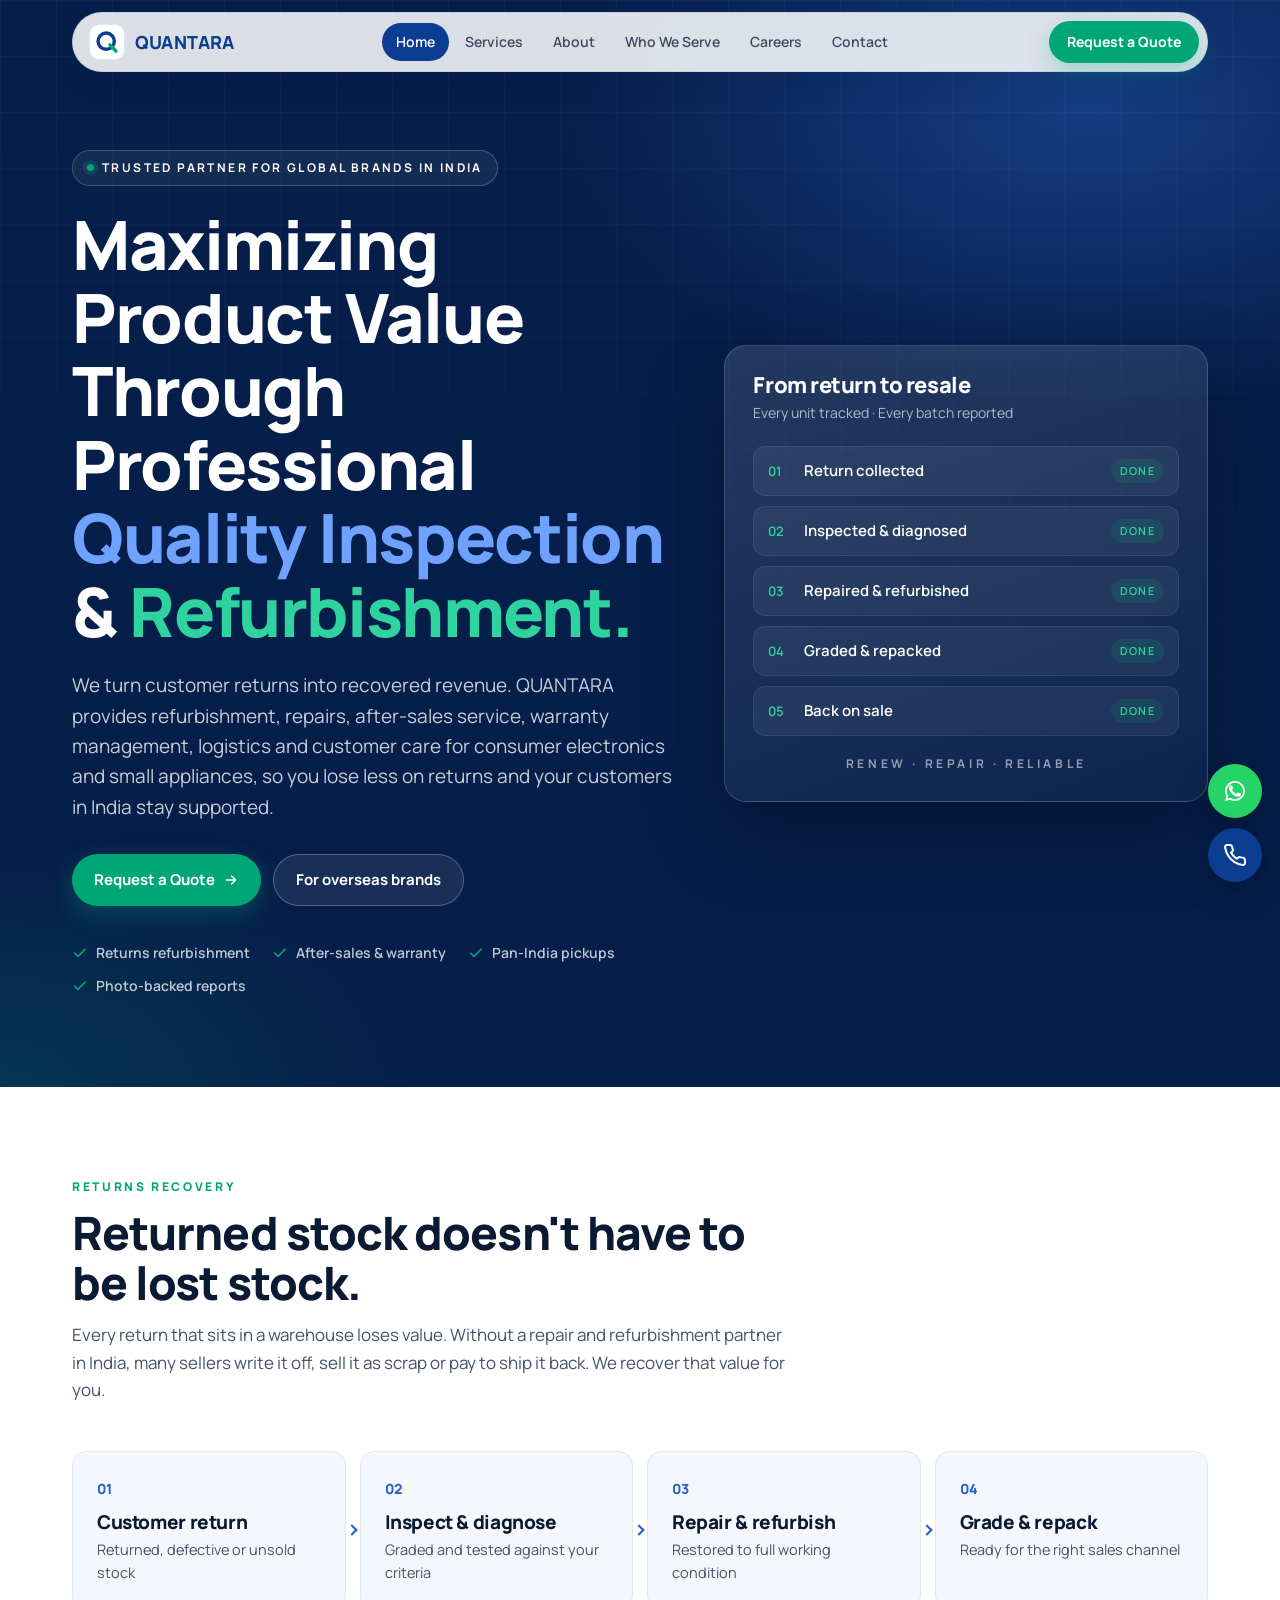
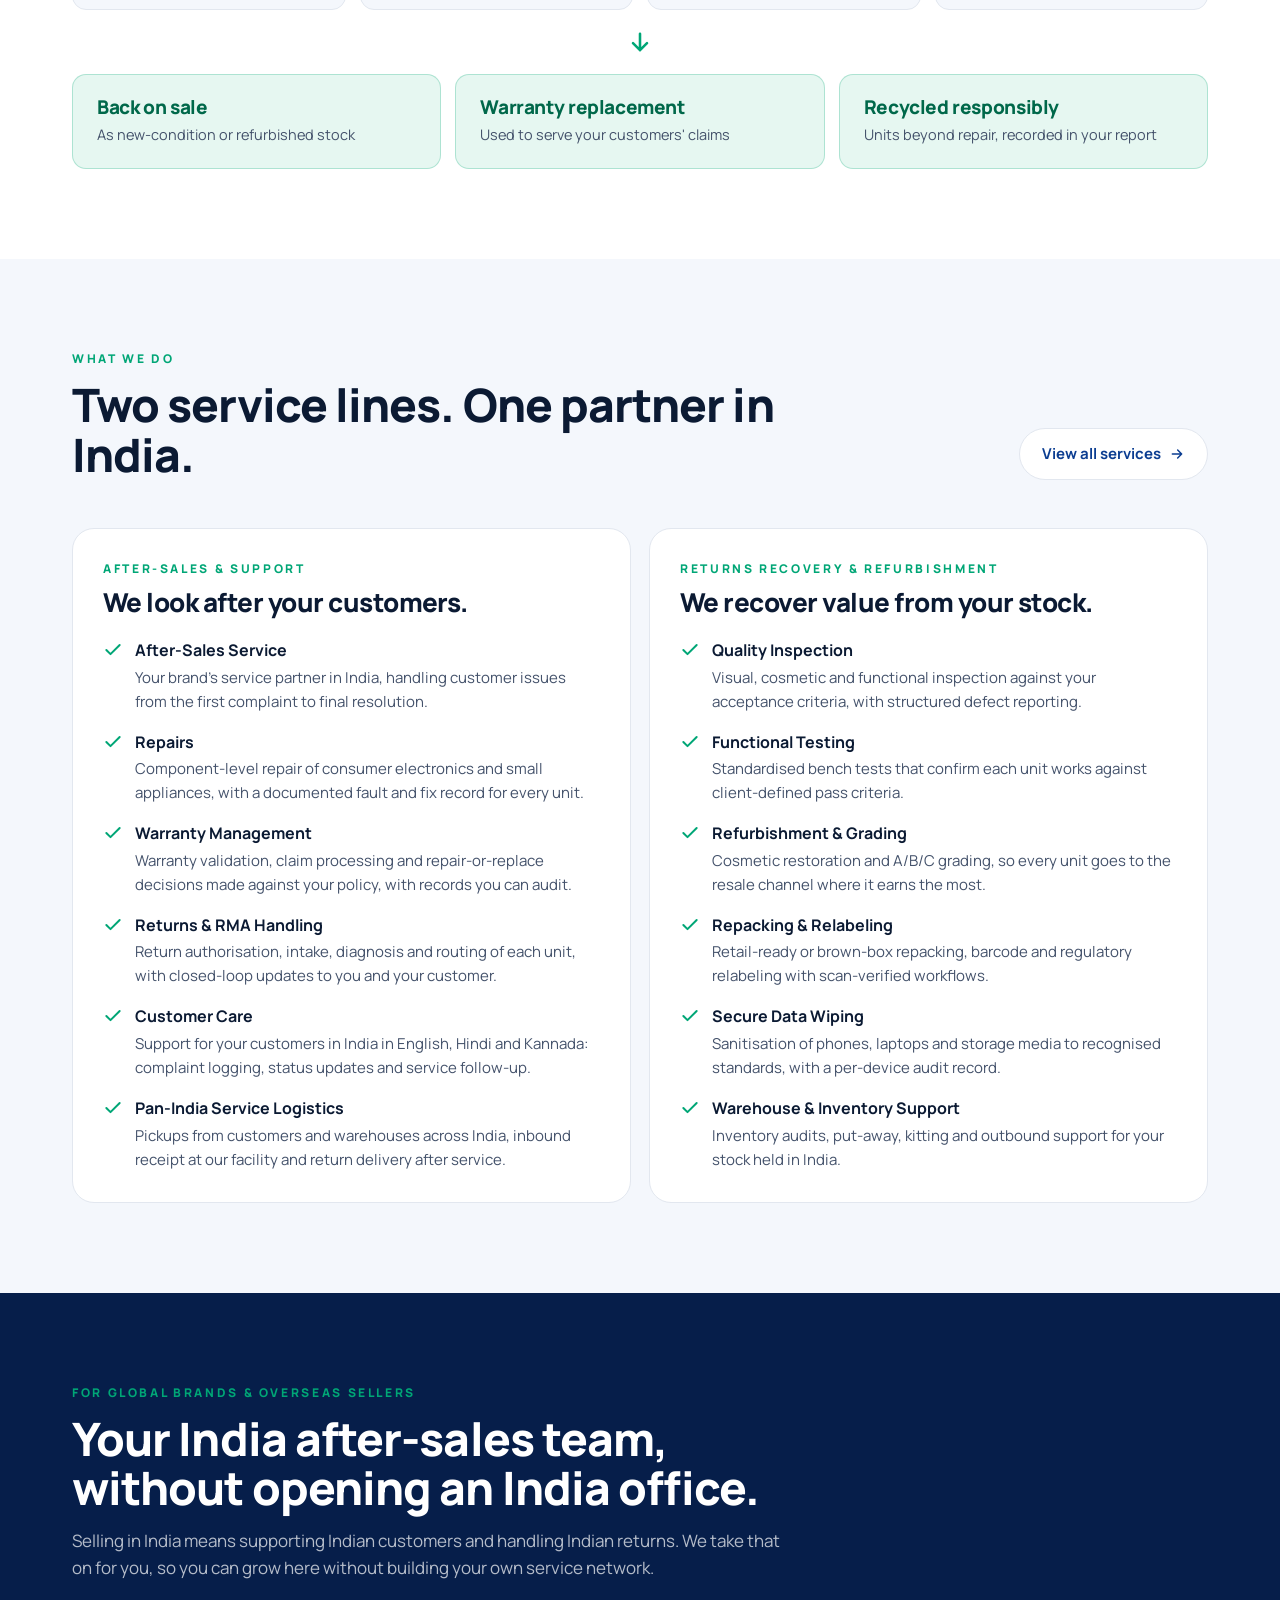
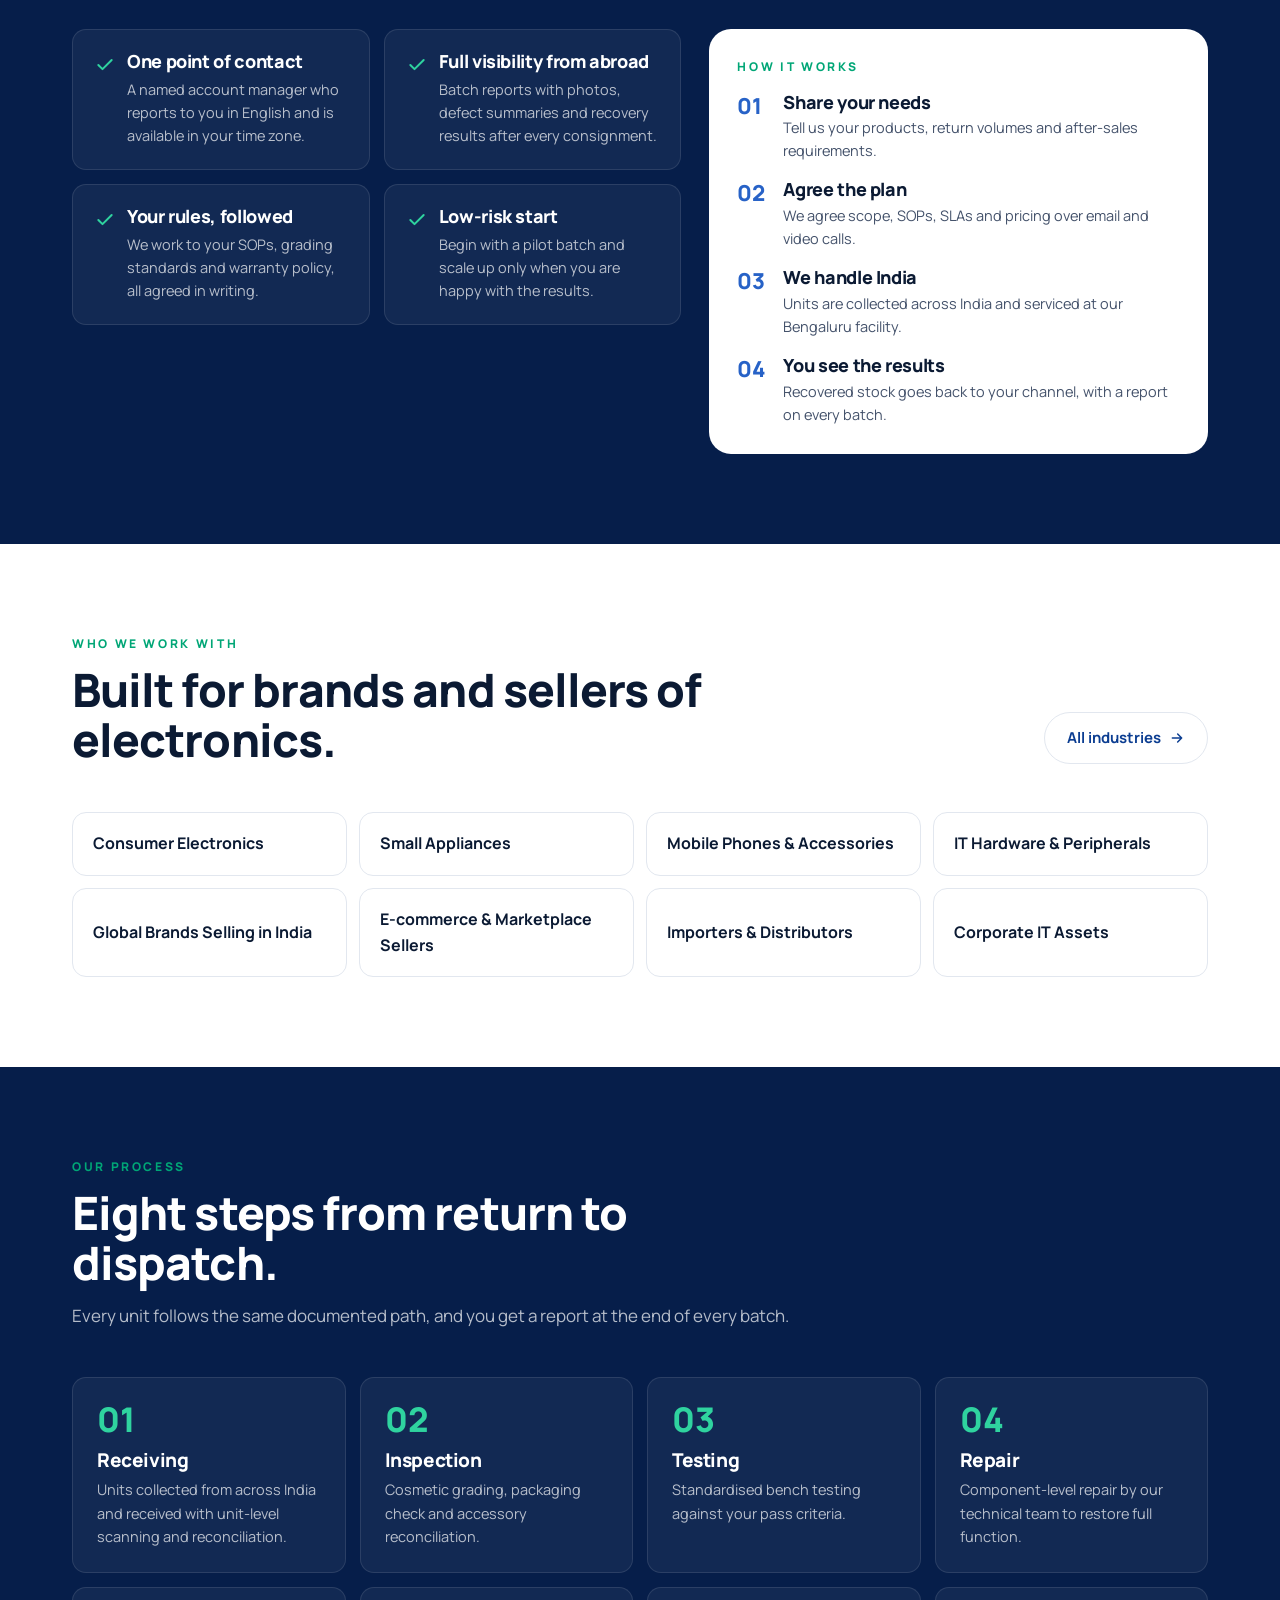
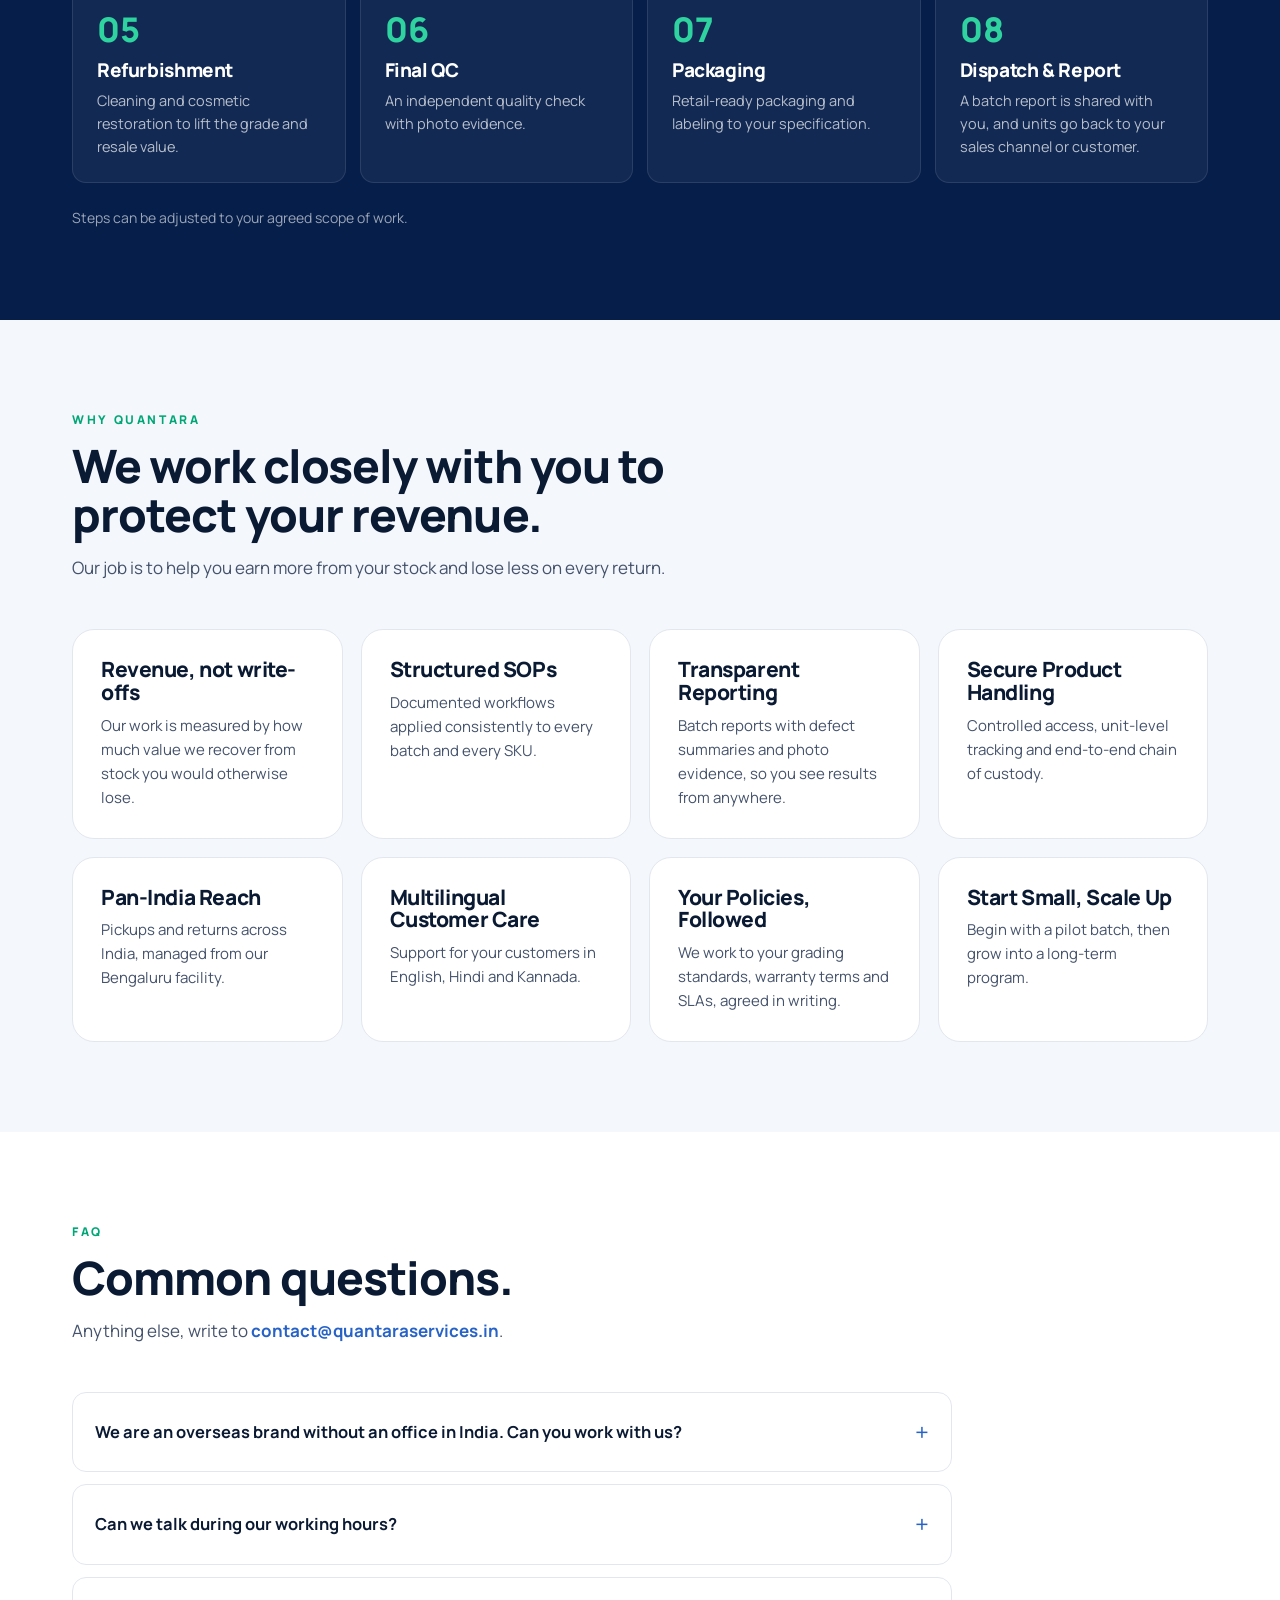
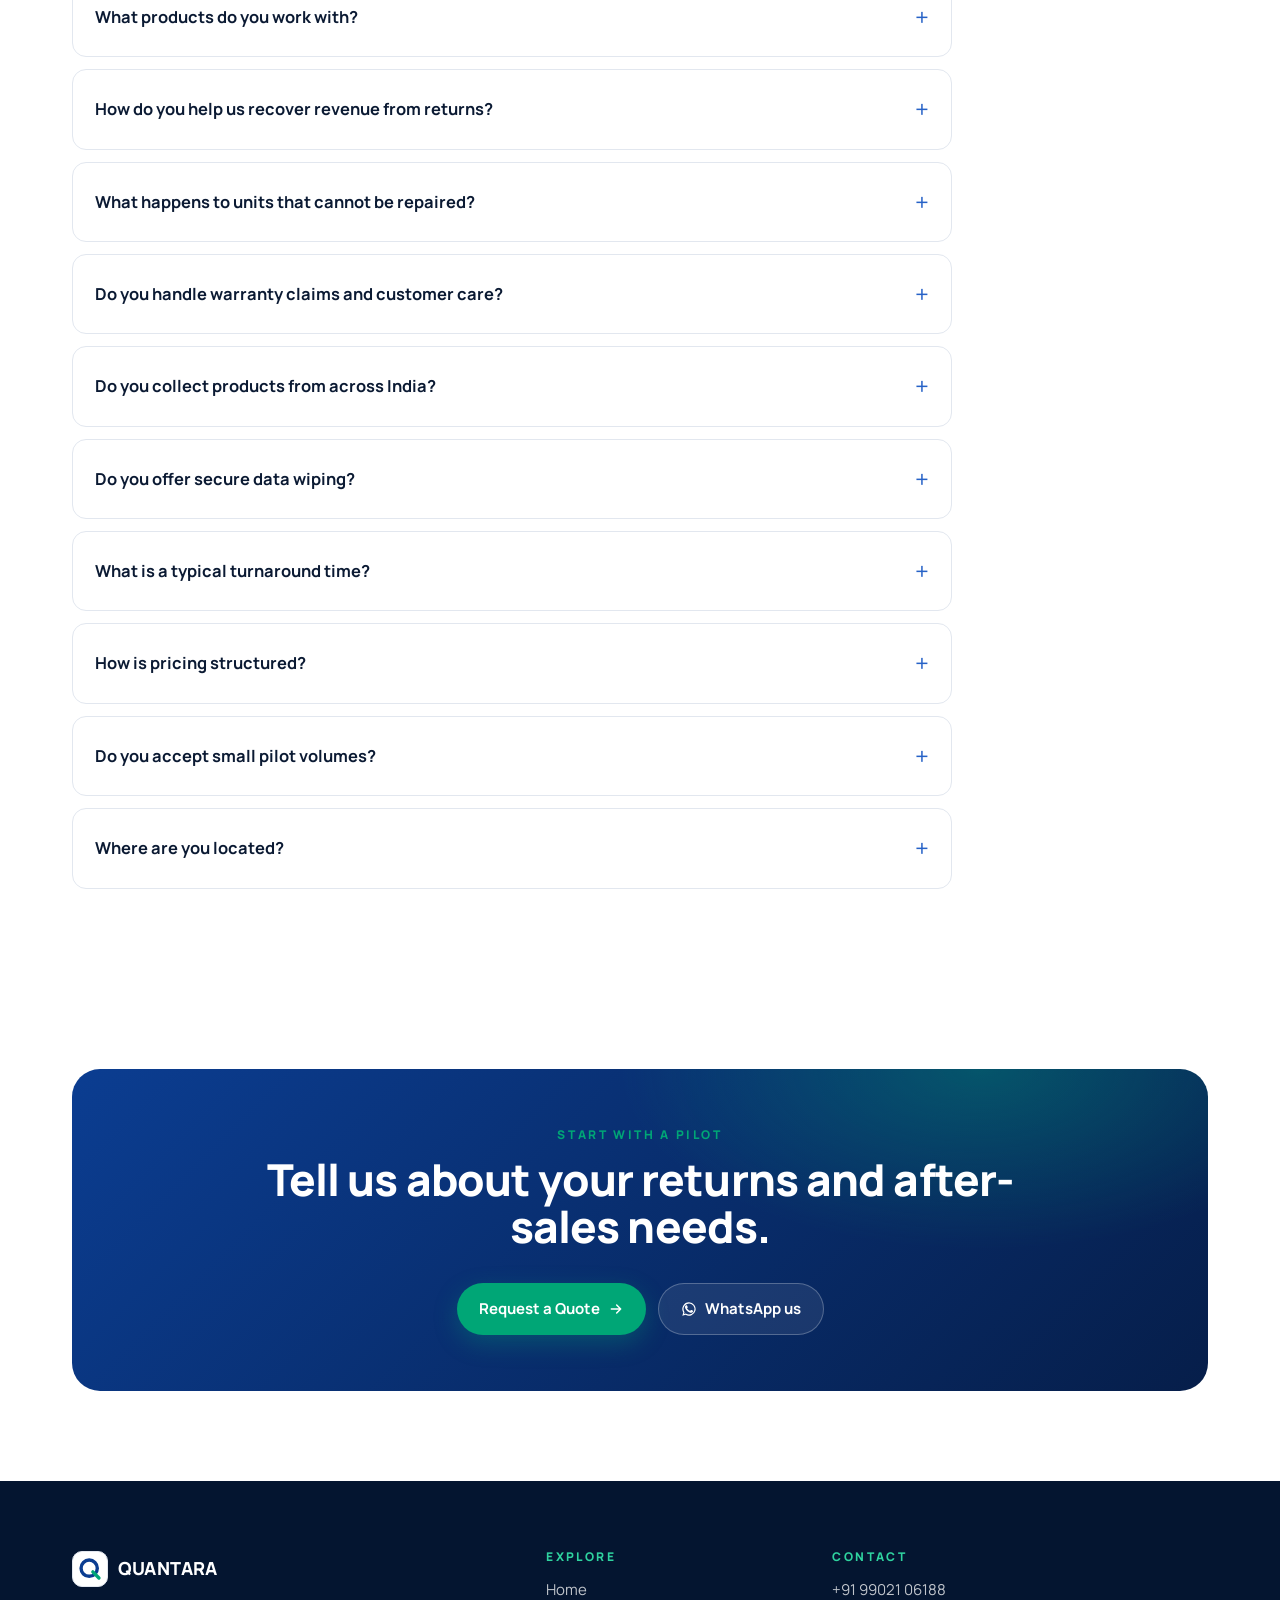
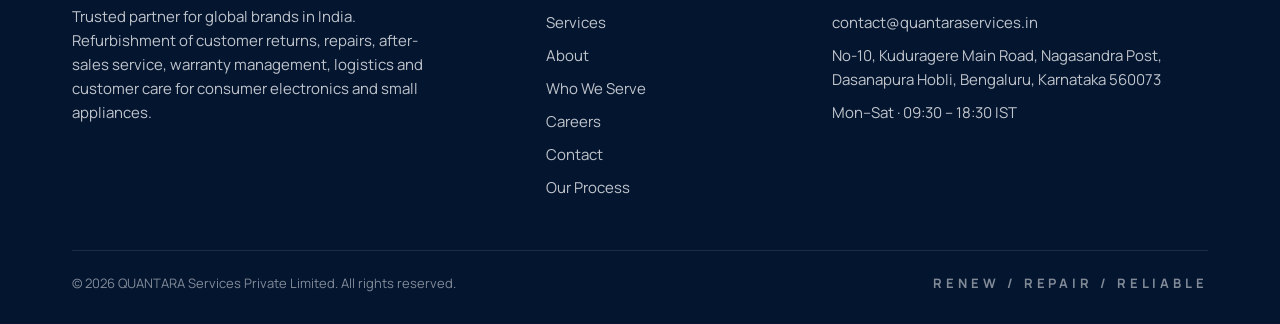
<file: index.html>
<!doctype html>
<html lang="en">
<head>
<meta charset="utf-8">
<meta name="viewport" content="width=device-width, initial-scale=1">
<title>QUANTARA Services | After-Sales &amp; Refurbishment Partner for Global Brands in India</title>
<meta name="description" content="Turn customer returns into revenue. Refurbishment, repairs, warranty management, pan-India logistics and customer care for electronics and small appliances.">
<link rel="canonical" href="https://quantaraservices.in/">
<meta property="og:title" content="QUANTARA Services | After-Sales &amp; Refurbishment Partner for Global Brands in India">
<meta property="og:description" content="Turn customer returns into revenue. Refurbishment, repairs, warranty management, pan-India logistics and customer care for electronics and small appliances.">
<meta property="og:type" content="website">
<meta property="og:url" content="https://quantaraservices.in/">
<meta name="theme-color" content="#061e4a">
<link rel="icon" href="assets/favicon.svg" type="image/svg+xml">
<link rel="preconnect" href="https://fonts.googleapis.com">
<link rel="preconnect" href="https://fonts.gstatic.com" crossorigin>
<link href="https://fonts.googleapis.com/css2?family=Manrope:wght@400;500;600;700;800&display=swap" rel="stylesheet">
<link href="https://api.fontshare.com/v2/css?f[]=cabinet-grotesk@700,800&display=swap" rel="stylesheet">
<link rel="stylesheet" href="assets/style.css?v=04f9f8fb">
</head>
<body>
<header class="site-header">
  <div class="container">
    <div class="nav">
      <a class="brand" href="index.html" aria-label="QUANTARA home"><span class="brand-mark"><svg width="26" height="26" viewBox="0 0 32 32" aria-hidden="true"><circle cx="15" cy="15" r="10" fill="none" stroke="#0b3d91" stroke-width="4.2"/><path d="M19.5 19.5 L27 27" stroke="#00a676" stroke-width="4.2" stroke-linecap="round"/></svg></span>QUANTARA</a>
      <nav class="nav-links" aria-label="Main"><a href="index.html" class="active" aria-current="page">Home</a><a href="services.html">Services</a><a href="about.html">About</a><a href="industries.html">Who We Serve</a><a href="careers.html">Careers</a><a href="contact.html">Contact</a></nav>
      <a class="btn btn-green btn-sm nav-cta" href="contact.html">Request a Quote</a>
      <button class="menu-btn" aria-label="Open menu" aria-expanded="false"><svg width="20" height="20" viewBox="0 0 24 24" fill="none" stroke="currentColor" stroke-width="2.2" stroke-linecap="round"><path d="M4 7h16M4 12h16M4 17h16"/></svg></button>
    </div>
    <nav class="mobile-menu" aria-label="Mobile"><a href="index.html" class="active" aria-current="page">Home</a><a href="services.html">Services</a><a href="about.html">About</a><a href="industries.html">Who We Serve</a><a href="careers.html">Careers</a><a href="contact.html">Contact</a><a href="contact.html" class="btn btn-green" style="justify-content:center;margin-top:6px;color:#fff">Request a Quote</a></nav>
  </div>
</header>
<main>

<section class="hero"><div class="container"><div class="hero-grid">
<div>
<span class="pill"><span class="dot"></span>Trusted partner for global brands in India</span>
<h1>Maximizing Product Value Through Professional <span class="blue">Quality Inspection</span> &amp; <span class="green">Refurbishment.</span></h1>
<p class="hero-lead">We turn customer returns into recovered revenue. QUANTARA provides refurbishment, repairs, after-sales service, warranty management, logistics and customer care for consumer electronics and small appliances, so you lose less on returns and your customers in India stay supported.</p>
<div class="hero-actions"><a class="btn btn-green" href="contact.html">Request a Quote <svg width="16" height="16" viewBox="0 0 24 24" fill="none" stroke="currentColor" stroke-width="2.2" stroke-linecap="round" stroke-linejoin="round"><path d="M5 12h14M13 6l6 6-6 6"/></svg></a><a class="btn btn-ghost" href="#global-brands">For overseas brands</a></div>
<div class="hero-chips"><span><svg width="20" height="20" viewBox="0 0 24 24" fill="none" stroke="currentColor" stroke-width="2.4" stroke-linecap="round" stroke-linejoin="round"><path d="M20 6 9 17l-5-5"/></svg>Returns refurbishment</span><span><svg width="20" height="20" viewBox="0 0 24 24" fill="none" stroke="currentColor" stroke-width="2.4" stroke-linecap="round" stroke-linejoin="round"><path d="M20 6 9 17l-5-5"/></svg>After-sales & warranty</span><span><svg width="20" height="20" viewBox="0 0 24 24" fill="none" stroke="currentColor" stroke-width="2.4" stroke-linecap="round" stroke-linejoin="round"><path d="M20 6 9 17l-5-5"/></svg>Pan-India pickups</span><span><svg width="20" height="20" viewBox="0 0 24 24" fill="none" stroke="currentColor" stroke-width="2.4" stroke-linecap="round" stroke-linejoin="round"><path d="M20 6 9 17l-5-5"/></svg>Photo-backed reports</span></div>
</div>
<div class="hero-card reveal"><h3>From return to resale</h3><p class="sub">Every unit tracked · Every batch reported</p><div class="flow"><div class="flow-row"><span class="n">01</span>Return collected<span class="ok">Done</span></div><div class="flow-row"><span class="n">02</span>Inspected & diagnosed<span class="ok">Done</span></div><div class="flow-row"><span class="n">03</span>Repaired & refurbished<span class="ok">Done</span></div><div class="flow-row"><span class="n">04</span>Graded & repacked<span class="ok">Done</span></div><div class="flow-row"><span class="n">05</span>Back on sale<span class="ok">Done</span></div></div><p class="tag">RENEW · REPAIR · RELIABLE</p></div>
</div></div></section>

<section class="section"><div class="container">
<div class="section-head"><div class="eyebrow">Returns recovery</div><h2>Returned stock doesn't have to be lost stock.</h2>
<p>Every return that sits in a warehouse loses value. Without a repair and refurbishment partner in India, many sellers write it off, sell it as scrap or pay to ship it back. We recover that value for you.</p></div>
<div class="rflow"><div class="rstep reveal"><span class="n">01</span><h3>Customer return</h3><p>Returned, defective or unsold stock</p></div><div class="rstep reveal"><span class="n">02</span><h3>Inspect & diagnose</h3><p>Graded and tested against your criteria</p></div><div class="rstep reveal"><span class="n">03</span><h3>Repair & refurbish</h3><p>Restored to full working condition</p></div><div class="rstep reveal"><span class="n">04</span><h3>Grade & repack</h3><p>Ready for the right sales channel</p></div></div>
<div class="rarrow" aria-hidden="true"><svg width="16" height="16" viewBox="0 0 24 24" fill="none" stroke="currentColor" stroke-width="2.2" stroke-linecap="round" stroke-linejoin="round"><path d="M5 12h14M13 6l6 6-6 6"/></svg></div>
<div class="routs"><div class="rout reveal"><h3>Back on sale</h3><p>As new-condition or refurbished stock</p></div><div class="rout reveal"><h3>Warranty replacement</h3><p>Used to serve your customers' claims</p></div><div class="rout reveal"><h3>Recycled responsibly</h3><p>Units beyond repair, recorded in your report</p></div></div>
</div></section>

<section class="section soft"><div class="container">
<div class="head-row"><div class="section-head"><div class="eyebrow">What we do</div><h2>Two service lines. One partner in India.</h2></div><a class="btn btn-outline" href="services.html">View all services <svg width="16" height="16" viewBox="0 0 24 24" fill="none" stroke="currentColor" stroke-width="2.2" stroke-linecap="round" stroke-linejoin="round"><path d="M5 12h14M13 6l6 6-6 6"/></svg></a></div>
<div class="svc-groups">
<div class="svc-group reveal"><div class="eyebrow">After-sales &amp; support</div><h3>We look after your customers.</h3><ul><li><svg width="20" height="20" viewBox="0 0 24 24" fill="none" stroke="currentColor" stroke-width="2.4" stroke-linecap="round" stroke-linejoin="round"><path d="M20 6 9 17l-5-5"/></svg><span><b>After-Sales Service</b>Your brand&#x27;s service partner in India, handling customer issues from the first complaint to final resolution.</span></li><li><svg width="20" height="20" viewBox="0 0 24 24" fill="none" stroke="currentColor" stroke-width="2.4" stroke-linecap="round" stroke-linejoin="round"><path d="M20 6 9 17l-5-5"/></svg><span><b>Repairs</b>Component-level repair of consumer electronics and small appliances, with a documented fault and fix record for every unit.</span></li><li><svg width="20" height="20" viewBox="0 0 24 24" fill="none" stroke="currentColor" stroke-width="2.4" stroke-linecap="round" stroke-linejoin="round"><path d="M20 6 9 17l-5-5"/></svg><span><b>Warranty Management</b>Warranty validation, claim processing and repair-or-replace decisions made against your policy, with records you can audit.</span></li><li><svg width="20" height="20" viewBox="0 0 24 24" fill="none" stroke="currentColor" stroke-width="2.4" stroke-linecap="round" stroke-linejoin="round"><path d="M20 6 9 17l-5-5"/></svg><span><b>Returns &amp; RMA Handling</b>Return authorisation, intake, diagnosis and routing of each unit, with closed-loop updates to you and your customer.</span></li><li><svg width="20" height="20" viewBox="0 0 24 24" fill="none" stroke="currentColor" stroke-width="2.4" stroke-linecap="round" stroke-linejoin="round"><path d="M20 6 9 17l-5-5"/></svg><span><b>Customer Care</b>Support for your customers in India in English, Hindi and Kannada: complaint logging, status updates and service follow-up.</span></li><li><svg width="20" height="20" viewBox="0 0 24 24" fill="none" stroke="currentColor" stroke-width="2.4" stroke-linecap="round" stroke-linejoin="round"><path d="M20 6 9 17l-5-5"/></svg><span><b>Pan-India Service Logistics</b>Pickups from customers and warehouses across India, inbound receipt at our facility and return delivery after service.</span></li></ul></div>
<div class="svc-group reveal"><div class="eyebrow">Returns recovery &amp; refurbishment</div><h3>We recover value from your stock.</h3><ul><li><svg width="20" height="20" viewBox="0 0 24 24" fill="none" stroke="currentColor" stroke-width="2.4" stroke-linecap="round" stroke-linejoin="round"><path d="M20 6 9 17l-5-5"/></svg><span><b>Quality Inspection</b>Visual, cosmetic and functional inspection against your acceptance criteria, with structured defect reporting.</span></li><li><svg width="20" height="20" viewBox="0 0 24 24" fill="none" stroke="currentColor" stroke-width="2.4" stroke-linecap="round" stroke-linejoin="round"><path d="M20 6 9 17l-5-5"/></svg><span><b>Functional Testing</b>Standardised bench tests that confirm each unit works against client-defined pass criteria.</span></li><li><svg width="20" height="20" viewBox="0 0 24 24" fill="none" stroke="currentColor" stroke-width="2.4" stroke-linecap="round" stroke-linejoin="round"><path d="M20 6 9 17l-5-5"/></svg><span><b>Refurbishment &amp; Grading</b>Cosmetic restoration and A/B/C grading, so every unit goes to the resale channel where it earns the most.</span></li><li><svg width="20" height="20" viewBox="0 0 24 24" fill="none" stroke="currentColor" stroke-width="2.4" stroke-linecap="round" stroke-linejoin="round"><path d="M20 6 9 17l-5-5"/></svg><span><b>Repacking &amp; Relabeling</b>Retail-ready or brown-box repacking, barcode and regulatory relabeling with scan-verified workflows.</span></li><li><svg width="20" height="20" viewBox="0 0 24 24" fill="none" stroke="currentColor" stroke-width="2.4" stroke-linecap="round" stroke-linejoin="round"><path d="M20 6 9 17l-5-5"/></svg><span><b>Secure Data Wiping</b>Sanitisation of phones, laptops and storage media to recognised standards, with a per-device audit record.</span></li><li><svg width="20" height="20" viewBox="0 0 24 24" fill="none" stroke="currentColor" stroke-width="2.4" stroke-linecap="round" stroke-linejoin="round"><path d="M20 6 9 17l-5-5"/></svg><span><b>Warehouse &amp; Inventory Support</b>Inventory audits, put-away, kitting and outbound support for your stock held in India.</span></li></ul></div>
</div>
</div></section>

<section class="section dark" id="global-brands"><div class="container">
<div class="section-head"><div class="eyebrow">For global brands &amp; overseas sellers</div><h2>Your India after-sales team, without opening an India office.</h2>
<p>Selling in India means supporting Indian customers and handling Indian returns. We take that on for you, so you can grow here without building your own service network.</p></div>
<div class="ov-grid"><div class="ov-pts"><div class="ov-pt reveal"><svg width="20" height="20" viewBox="0 0 24 24" fill="none" stroke="currentColor" stroke-width="2.4" stroke-linecap="round" stroke-linejoin="round"><path d="M20 6 9 17l-5-5"/></svg><div><h3>One point of contact</h3><p>A named account manager who reports to you in English and is available in your time zone.</p></div></div><div class="ov-pt reveal"><svg width="20" height="20" viewBox="0 0 24 24" fill="none" stroke="currentColor" stroke-width="2.4" stroke-linecap="round" stroke-linejoin="round"><path d="M20 6 9 17l-5-5"/></svg><div><h3>Full visibility from abroad</h3><p>Batch reports with photos, defect summaries and recovery results after every consignment.</p></div></div><div class="ov-pt reveal"><svg width="20" height="20" viewBox="0 0 24 24" fill="none" stroke="currentColor" stroke-width="2.4" stroke-linecap="round" stroke-linejoin="round"><path d="M20 6 9 17l-5-5"/></svg><div><h3>Your rules, followed</h3><p>We work to your SOPs, grading standards and warranty policy, all agreed in writing.</p></div></div><div class="ov-pt reveal"><svg width="20" height="20" viewBox="0 0 24 24" fill="none" stroke="currentColor" stroke-width="2.4" stroke-linecap="round" stroke-linejoin="round"><path d="M20 6 9 17l-5-5"/></svg><div><h3>Low-risk start</h3><p>Begin with a pilot batch and scale up only when you are happy with the results.</p></div></div></div>
<div class="ov-steps"><div class="eyebrow">How it works</div><ol><li class="reveal"><span class="n">01</span><div><h3>Share your needs</h3><p>Tell us your products, return volumes and after-sales requirements.</p></div></li><li class="reveal"><span class="n">02</span><div><h3>Agree the plan</h3><p>We agree scope, SOPs, SLAs and pricing over email and video calls.</p></div></li><li class="reveal"><span class="n">03</span><div><h3>We handle India</h3><p>Units are collected across India and serviced at our Bengaluru facility.</p></div></li><li class="reveal"><span class="n">04</span><div><h3>You see the results</h3><p>Recovered stock goes back to your channel, with a report on every batch.</p></div></li></ol></div></div>
</div></section>

<section class="section"><div class="container">
<div class="head-row"><div class="section-head"><div class="eyebrow">Who we work with</div><h2>Built for brands and sellers of electronics.</h2></div><a class="btn btn-outline" href="industries.html">All industries <svg width="16" height="16" viewBox="0 0 24 24" fill="none" stroke="currentColor" stroke-width="2.2" stroke-linecap="round" stroke-linejoin="round"><path d="M5 12h14M13 6l6 6-6 6"/></svg></a></div>
<div class="chips"><div class="chip reveal">Consumer Electronics</div><div class="chip reveal">Small Appliances</div><div class="chip reveal">Mobile Phones &amp; Accessories</div><div class="chip reveal">IT Hardware &amp; Peripherals</div><div class="chip reveal">Global Brands Selling in India</div><div class="chip reveal">E-commerce &amp; Marketplace Sellers</div><div class="chip reveal">Importers &amp; Distributors</div><div class="chip reveal">Corporate IT Assets</div></div>
</div></section>

<section class="section dark" id="process"><div class="container">
<div class="section-head"><div class="eyebrow">Our process</div><h2>Eight steps from return to dispatch.</h2><p>Every unit follows the same documented path, and you get a report at the end of every batch.</p></div>
<div class="steps"><div class="step reveal"><div class="n">01</div><h3>Receiving</h3><p>Units collected from across India and received with unit-level scanning and reconciliation.</p></div><div class="step reveal"><div class="n">02</div><h3>Inspection</h3><p>Cosmetic grading, packaging check and accessory reconciliation.</p></div><div class="step reveal"><div class="n">03</div><h3>Testing</h3><p>Standardised bench testing against your pass criteria.</p></div><div class="step reveal"><div class="n">04</div><h3>Repair</h3><p>Component-level repair by our technical team to restore full function.</p></div><div class="step reveal"><div class="n">05</div><h3>Refurbishment</h3><p>Cleaning and cosmetic restoration to lift the grade and resale value.</p></div><div class="step reveal"><div class="n">06</div><h3>Final QC</h3><p>An independent quality check with photo evidence.</p></div><div class="step reveal"><div class="n">07</div><h3>Packaging</h3><p>Retail-ready packaging and labeling to your specification.</p></div><div class="step reveal"><div class="n">08</div><h3>Dispatch & Report</h3><p>A batch report is shared with you, and units go back to your sales channel or customer.</p></div></div>
<p class="note">Steps can be adjusted to your agreed scope of work.</p>
</div></section>

<section class="section soft"><div class="container">
<div class="section-head"><div class="eyebrow">Why QUANTARA</div><h2>We work closely with you to protect your revenue.</h2><p>Our job is to help you earn more from your stock and lose less on every return.</p></div>
<div class="grid grid-4"><div class="card reveal"><h3 style="margin-top:0">Revenue, not write-offs</h3><p>Our work is measured by how much value we recover from stock you would otherwise lose.</p></div><div class="card reveal"><h3 style="margin-top:0">Structured SOPs</h3><p>Documented workflows applied consistently to every batch and every SKU.</p></div><div class="card reveal"><h3 style="margin-top:0">Transparent Reporting</h3><p>Batch reports with defect summaries and photo evidence, so you see results from anywhere.</p></div><div class="card reveal"><h3 style="margin-top:0">Secure Product Handling</h3><p>Controlled access, unit-level tracking and end-to-end chain of custody.</p></div><div class="card reveal"><h3 style="margin-top:0">Pan-India Reach</h3><p>Pickups and returns across India, managed from our Bengaluru facility.</p></div><div class="card reveal"><h3 style="margin-top:0">Multilingual Customer Care</h3><p>Support for your customers in English, Hindi and Kannada.</p></div><div class="card reveal"><h3 style="margin-top:0">Your Policies, Followed</h3><p>We work to your grading standards, warranty terms and SLAs, agreed in writing.</p></div><div class="card reveal"><h3 style="margin-top:0">Start Small, Scale Up</h3><p>Begin with a pilot batch, then grow into a long-term program.</p></div></div>
</div></section>

<section class="section"><div class="container">
<div class="section-head"><div class="eyebrow">FAQ</div><h2>Common questions.</h2><p>Anything else, write to <a href="mailto:contact@quantaraservices.in" style="color:var(--blue-600);font-weight:700">contact@quantaraservices.in</a>.</p></div>
<div class="faq"><details><summary>We are an overseas brand without an office in India. Can you work with us?</summary><p>Yes. The whole engagement can be run remotely. We agree scope, SOPs, SLAs and pricing with you over email and video calls, collect and receive your units in India, and share batch reports with photo evidence after every consignment.</p></details><details><summary>Can we talk during our working hours?</summary><p>Yes. We schedule calls at a time that suits your time zone, including US and European business hours.</p></details><details><summary>What products do you work with?</summary><p>Consumer electronics, mobile phones and accessories, IT hardware and peripherals, and small appliances. We do not repair large home appliances.</p></details><details><summary>How do you help us recover revenue from returns?</summary><p>Each returned unit is inspected, repaired where possible, refurbished and graded, then repacked so it can be sold again as new-condition or refurbished stock, or used as a warranty replacement. You get a report showing what was recovered.</p></details><details><summary>What happens to units that cannot be repaired?</summary><p>They are sent for responsible recycling or disposal, and each one is recorded in the batch report.</p></details><details><summary>Do you handle warranty claims and customer care?</summary><p>Yes. We validate warranty claims against your policy, manage repairs and replacements, and support your customers in English, Hindi and Kannada.</p></details><details><summary>Do you collect products from across India?</summary><p>Yes. We arrange pickups from customers and warehouses across India and deliver units back after service.</p></details><details><summary>Do you offer secure data wiping?</summary><p>Yes. We sanitise storage media following recognised standards and provide a per-device record in the service completion report.</p></details><details><summary>What is a typical turnaround time?</summary><p>It depends on the service, the condition of the units and the volume. Every engagement has an agreed SLA in the scope of work.</p></details><details><summary>How is pricing structured?</summary><p>Standard services are quoted per unit. Managed after-sales programs are quoted per project or per dedicated team member. The scope of work is always agreed in writing.</p></details><details><summary>Do you accept small pilot volumes?</summary><p>Yes. Most engagements start with a pilot batch to agree SOPs, acceptance criteria and report formats.</p></details><details><summary>Where are you located?</summary><p>Our facility is at No-10, Kuduragere Main Road, Nagasandra Post, Dasanapura Hobli, Bengaluru, Karnataka 560073.</p></details></div>
</div></section>
<section class="section"><div class="container"><div class="cta reveal">
<div class="eyebrow">Start with a pilot</div><h2>Tell us about your returns and after-sales needs.</h2>
<div class="hero-actions"><a class="btn btn-green" href="contact.html">Request a Quote <svg width="16" height="16" viewBox="0 0 24 24" fill="none" stroke="currentColor" stroke-width="2.2" stroke-linecap="round" stroke-linejoin="round"><path d="M5 12h14M13 6l6 6-6 6"/></svg></a><a class="btn btn-ghost" href="https://wa.me/919902106188?text=Hello%20QUANTARA%20Team%2C%20I%20would%20like%20to%20discuss%20a%20service%20requirement%20for%20my%20company." target="_blank" rel="noopener"><svg width="24" height="24" viewBox="0 0 24 24" fill="currentColor"><path d="M17.5 14.4c-.3-.1-1.8-.9-2-1-.3-.1-.5-.1-.7.1-.2.3-.8 1-.9 1.2-.2.2-.3.2-.6.1-.3-.1-1.3-.5-2.4-1.5-.9-.8-1.5-1.8-1.7-2.1-.2-.3 0-.5.1-.6l.4-.5c.2-.2.2-.3.3-.5.1-.2 0-.4 0-.5l-.9-2.2c-.2-.6-.5-.5-.7-.5h-.6c-.2 0-.5.1-.8.4-.3.3-1 1-1 2.5s1.1 2.9 1.2 3.1c.1.2 2.1 3.2 5.1 4.5.7.3 1.3.5 1.7.6.7.2 1.4.2 1.9.1.6-.1 1.8-.7 2-1.4.3-.7.3-1.3.2-1.4-.1-.2-.3-.3-.6-.4zM12 2a10 10 0 0 0-8.6 15.1L2 22l5-1.3A10 10 0 1 0 12 2zm0 18.2c-1.5 0-3-.4-4.2-1.2l-.3-.2-3 .8.8-2.9-.2-.3A8.2 8.2 0 1 1 12 20.2z"/></svg> WhatsApp us</a></div>
</div></div></section>

</main>
<footer class="site-footer">
  <div class="container">
    <div class="footer-grid">
      <div>
        <a class="brand" href="index.html"><span class="brand-mark"><svg width="26" height="26" viewBox="0 0 32 32" aria-hidden="true"><circle cx="15" cy="15" r="10" fill="none" stroke="#0b3d91" stroke-width="4.2"/><path d="M19.5 19.5 L27 27" stroke="#00a676" stroke-width="4.2" stroke-linecap="round"/></svg></span>QUANTARA</a>
        <p class="about">Trusted partner for global brands in India. Refurbishment of customer returns, repairs, after-sales service, warranty management, logistics and customer care for consumer electronics and small appliances.</p>
      </div>
      <div>
        <h4>EXPLORE</h4>
        <ul><li><a href="index.html">Home</a></li><li><a href="services.html">Services</a></li><li><a href="about.html">About</a></li><li><a href="industries.html">Who We Serve</a></li><li><a href="careers.html">Careers</a></li><li><a href="contact.html">Contact</a></li><li><a href="index.html#process">Our Process</a></li></ul>
      </div>
      <div>
        <h4>CONTACT</h4>
        <ul>
          <li><a href="tel:+919902106188">+91 99021 06188</a></li>
          <li><a href="mailto:contact@quantaraservices.in">contact@quantaraservices.in</a></li>
          <li>No-10, Kuduragere Main Road, Nagasandra Post, Dasanapura Hobli, Bengaluru, Karnataka 560073</li>
          <li>Mon–Sat · 09:30 – 18:30 IST</li>
        </ul>
      </div>
    </div>
    <div class="footer-bottom">
      <span>© <span id="year">2026</span> QUANTARA Services Private Limited. All rights reserved.</span>
      <span class="tag">RENEW / REPAIR / RELIABLE</span>
    </div>
  </div>
</footer>
<div class="float">
  <a class="wa" href="https://wa.me/919902106188?text=Hello%20QUANTARA%20Team%2C%20I%20would%20like%20to%20discuss%20a%20service%20requirement%20for%20my%20company." target="_blank" rel="noopener" aria-label="Chat on WhatsApp"><svg width="24" height="24" viewBox="0 0 24 24" fill="currentColor"><path d="M17.5 14.4c-.3-.1-1.8-.9-2-1-.3-.1-.5-.1-.7.1-.2.3-.8 1-.9 1.2-.2.2-.3.2-.6.1-.3-.1-1.3-.5-2.4-1.5-.9-.8-1.5-1.8-1.7-2.1-.2-.3 0-.5.1-.6l.4-.5c.2-.2.2-.3.3-.5.1-.2 0-.4 0-.5l-.9-2.2c-.2-.6-.5-.5-.7-.5h-.6c-.2 0-.5.1-.8.4-.3.3-1 1-1 2.5s1.1 2.9 1.2 3.1c.1.2 2.1 3.2 5.1 4.5.7.3 1.3.5 1.7.6.7.2 1.4.2 1.9.1.6-.1 1.8-.7 2-1.4.3-.7.3-1.3.2-1.4-.1-.2-.3-.3-.6-.4zM12 2a10 10 0 0 0-8.6 15.1L2 22l5-1.3A10 10 0 1 0 12 2zm0 18.2c-1.5 0-3-.4-4.2-1.2l-.3-.2-3 .8.8-2.9-.2-.3A8.2 8.2 0 1 1 12 20.2z"/></svg></a>
  <a class="call" href="tel:+919902106188" aria-label="Call QUANTARA"><svg width="24" height="24" viewBox="0 0 24 24" fill="none" stroke="currentColor" stroke-width="2" stroke-linecap="round" stroke-linejoin="round"><path d="M22 16.9v3a2 2 0 0 1-2.2 2 19.8 19.8 0 0 1-8.6-3.1 19.5 19.5 0 0 1-6-6A19.8 19.8 0 0 1 2.1 4.2 2 2 0 0 1 4.1 2h3a2 2 0 0 1 2 1.7c.1.9.4 1.8.7 2.7a2 2 0 0 1-.5 2.1L8 9.8a16 16 0 0 0 6 6l1.3-1.3a2 2 0 0 1 2.1-.4c.9.3 1.8.6 2.7.7a2 2 0 0 1 1.7 2z"/></svg></a>
</div>
<script src="assets/site.js?v=38ce6d76" defer></script>
</body>
</html>
</file>
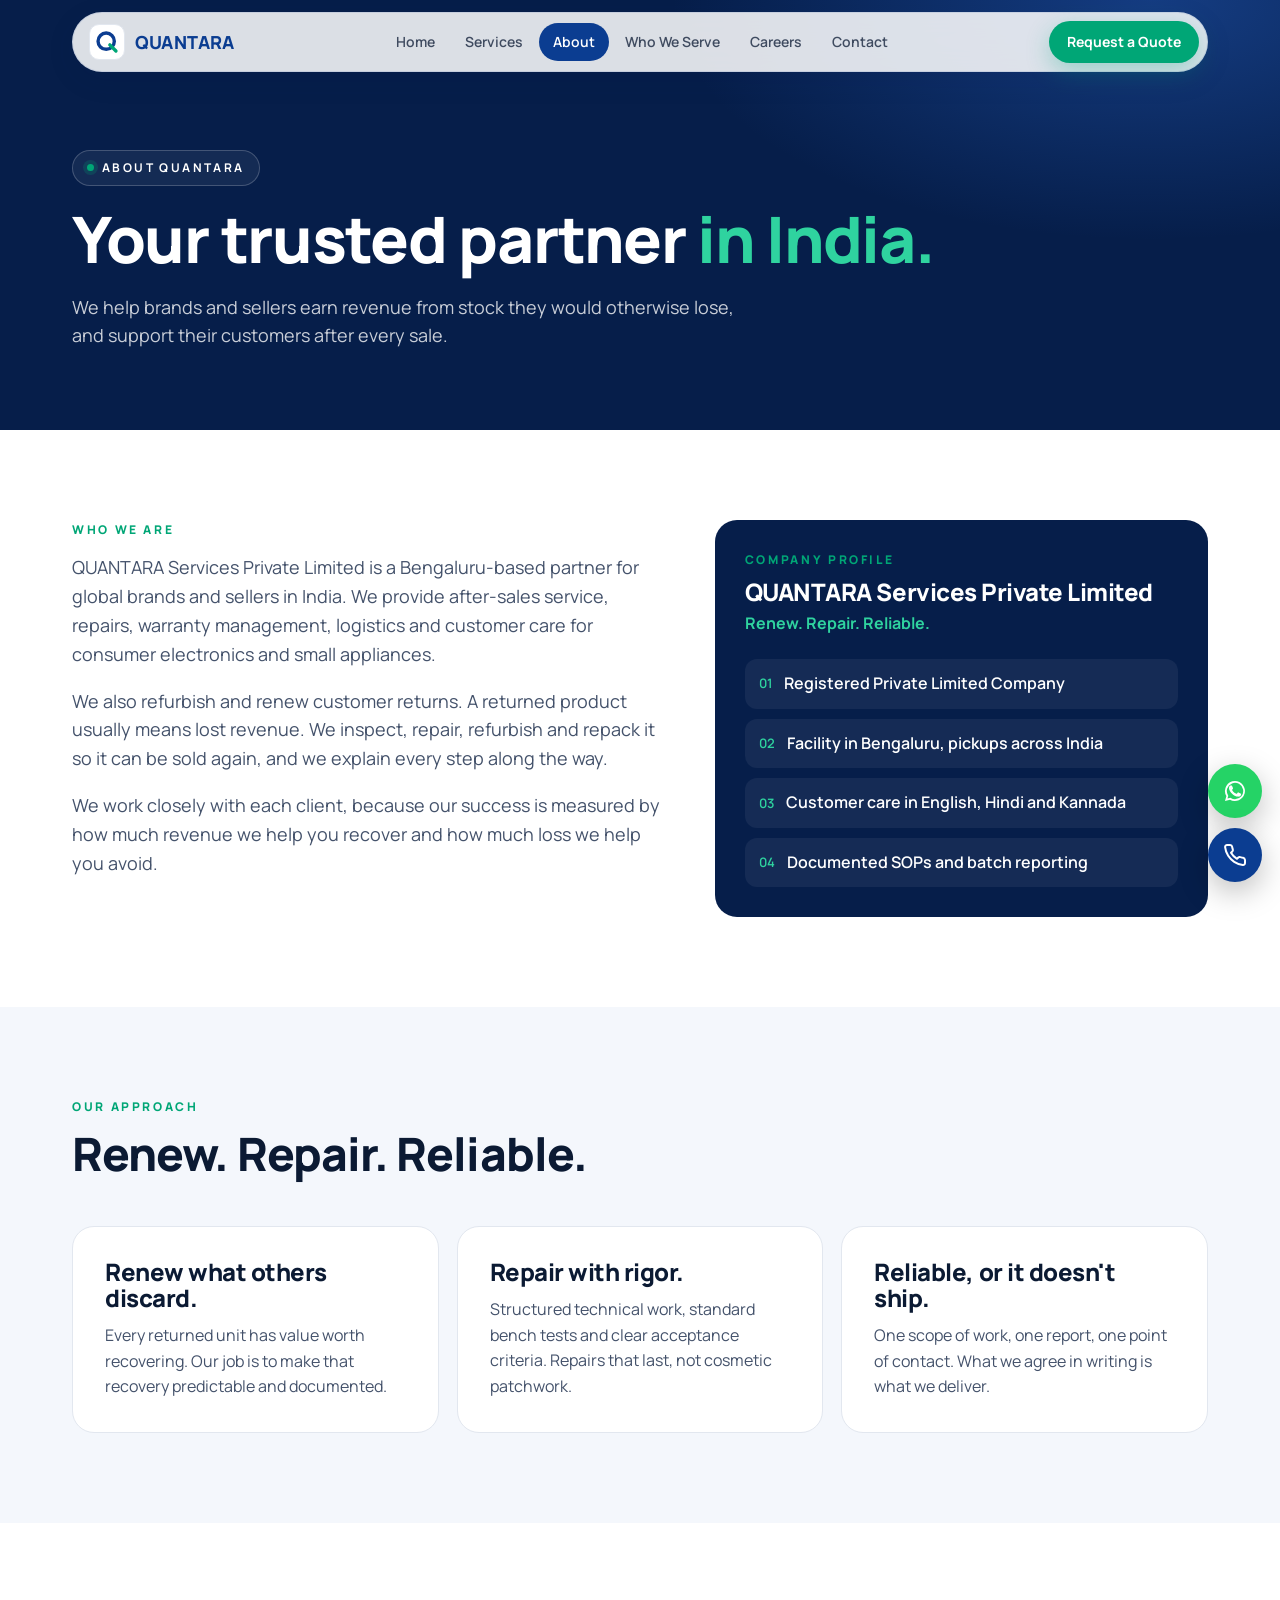
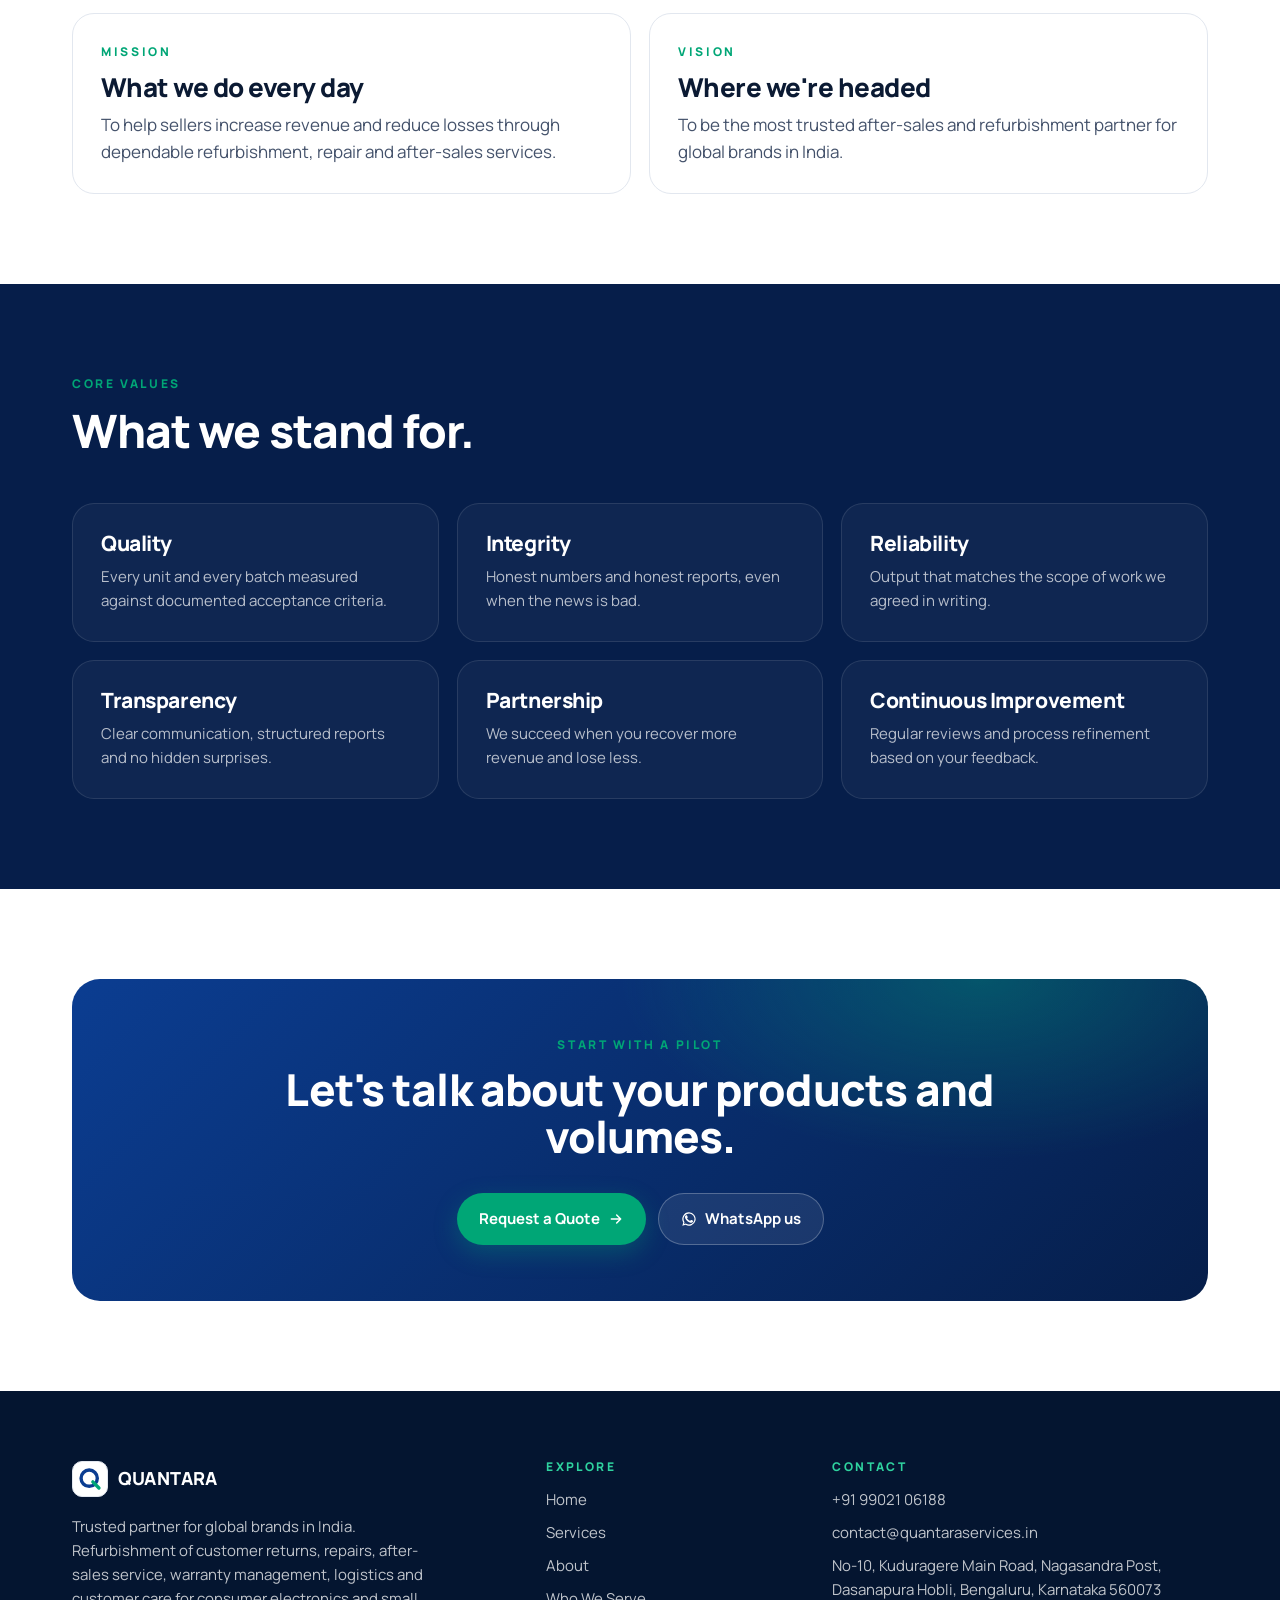
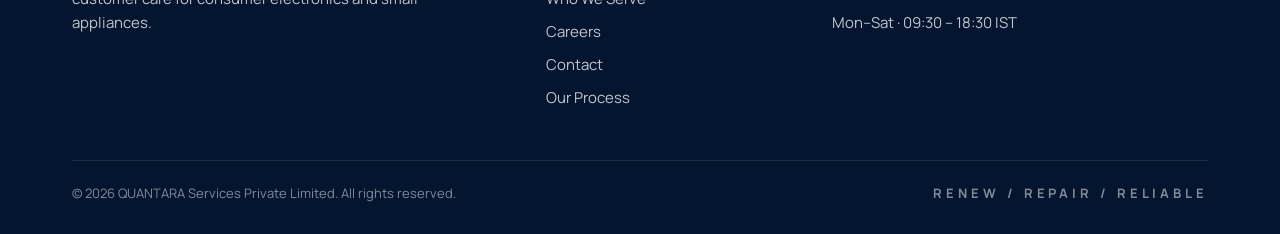
<file: about.html>
<!doctype html>
<html lang="en">
<head>
<meta charset="utf-8">
<meta name="viewport" content="width=device-width, initial-scale=1">
<title>About | QUANTARA Services</title>
<meta name="description" content="QUANTARA is a Bengaluru-based after-sales and refurbishment partner helping global brands and sellers recover revenue in India.">
<link rel="canonical" href="https://quantaraservices.in/about">
<meta property="og:title" content="About | QUANTARA Services">
<meta property="og:description" content="QUANTARA is a Bengaluru-based after-sales and refurbishment partner helping global brands and sellers recover revenue in India.">
<meta property="og:type" content="website">
<meta property="og:url" content="https://quantaraservices.in/about">
<meta name="theme-color" content="#061e4a">
<link rel="icon" href="assets/favicon.svg" type="image/svg+xml">
<link rel="preconnect" href="https://fonts.googleapis.com">
<link rel="preconnect" href="https://fonts.gstatic.com" crossorigin>
<link href="https://fonts.googleapis.com/css2?family=Manrope:wght@400;500;600;700;800&display=swap" rel="stylesheet">
<link href="https://api.fontshare.com/v2/css?f[]=cabinet-grotesk@700,800&display=swap" rel="stylesheet">
<link rel="stylesheet" href="assets/style.css?v=04f9f8fb">
</head>
<body>
<header class="site-header">
  <div class="container">
    <div class="nav">
      <a class="brand" href="index.html" aria-label="QUANTARA home"><span class="brand-mark"><svg width="26" height="26" viewBox="0 0 32 32" aria-hidden="true"><circle cx="15" cy="15" r="10" fill="none" stroke="#0b3d91" stroke-width="4.2"/><path d="M19.5 19.5 L27 27" stroke="#00a676" stroke-width="4.2" stroke-linecap="round"/></svg></span>QUANTARA</a>
      <nav class="nav-links" aria-label="Main"><a href="index.html">Home</a><a href="services.html">Services</a><a href="about.html" class="active" aria-current="page">About</a><a href="industries.html">Who We Serve</a><a href="careers.html">Careers</a><a href="contact.html">Contact</a></nav>
      <a class="btn btn-green btn-sm nav-cta" href="contact.html">Request a Quote</a>
      <button class="menu-btn" aria-label="Open menu" aria-expanded="false"><svg width="20" height="20" viewBox="0 0 24 24" fill="none" stroke="currentColor" stroke-width="2.2" stroke-linecap="round"><path d="M4 7h16M4 12h16M4 17h16"/></svg></button>
    </div>
    <nav class="mobile-menu" aria-label="Mobile"><a href="index.html">Home</a><a href="services.html">Services</a><a href="about.html" class="active" aria-current="page">About</a><a href="industries.html">Who We Serve</a><a href="careers.html">Careers</a><a href="contact.html">Contact</a><a href="contact.html" class="btn btn-green" style="justify-content:center;margin-top:6px;color:#fff">Request a Quote</a></nav>
  </div>
</header>
<main>
<section class="page-hero"><div class="container">
<span class="pill"><span class="dot"></span>About QUANTARA</span><h1>Your trusted partner <span class="green">in India.</span></h1><p>We help brands and sellers earn revenue from stock they would otherwise lose, and support their customers after every sale.</p></div></section>
<section class="section"><div class="container"><div class="two-col">
<div class="lead-text reveal"><div class="eyebrow">Who we are</div>
<p style="margin-top:14px">QUANTARA Services Private Limited is a Bengaluru-based partner for global brands and sellers in India. We provide after-sales service, repairs, warranty management, logistics and customer care for consumer electronics and small appliances.</p>
<p>We also refurbish and renew customer returns. A returned product usually means lost revenue. We inspect, repair, refurbish and repack it so it can be sold again, and we explain every step along the way.</p>
<p>We work closely with each client, because our success is measured by how much revenue we help you recover and how much loss we help you avoid.</p></div>
<div class="profile reveal"><div class="eyebrow">Company profile</div><h3 style="margin-top:10px">QUANTARA Services Private Limited</h3><p class="tag">Renew. Repair. Reliable.</p><ul>
<li><span>01</span>Registered Private Limited Company</li><li><span>02</span>Facility in Bengaluru, pickups across India</li><li><span>03</span>Customer care in English, Hindi and Kannada</li><li><span>04</span>Documented SOPs and batch reporting</li></ul></div>
</div></div></section>
<section class="section soft"><div class="container">
<div class="section-head"><div class="eyebrow">Our approach</div><h2>Renew. Repair. Reliable.</h2></div>
<div class="grid grid-3">
<div class="principle reveal"><h3 style="margin-top:0">Renew what others discard.</h3><p>Every returned unit has value worth recovering. Our job is to make that recovery predictable and documented.</p></div>
<div class="principle reveal"><h3 style="margin-top:0">Repair with rigor.</h3><p>Structured technical work, standard bench tests and clear acceptance criteria. Repairs that last, not cosmetic patchwork.</p></div>
<div class="principle reveal"><h3 style="margin-top:0">Reliable, or it doesn't ship.</h3><p>One scope of work, one report, one point of contact. What we agree in writing is what we deliver.</p></div>
</div></div></section>
<section class="section"><div class="container"><div class="mv">
<div class="card reveal"><div class="eyebrow">Mission</div><h3 style="margin-top:12px">What we do every day</h3><p>To help sellers increase revenue and reduce losses through dependable refurbishment, repair and after-sales services.</p></div>
<div class="card reveal"><div class="eyebrow">Vision</div><h3 style="margin-top:12px">Where we're headed</h3><p>To be the most trusted after-sales and refurbishment partner for global brands in India.</p></div>
</div></div></section>
<section class="section dark"><div class="container">
<div class="section-head"><div class="eyebrow">Core values</div><h2>What we stand for.</h2></div>
<div class="grid grid-3"><div class="card reveal"><h3 style="margin-top:0">Quality</h3><p>Every unit and every batch measured against documented acceptance criteria.</p></div><div class="card reveal"><h3 style="margin-top:0">Integrity</h3><p>Honest numbers and honest reports, even when the news is bad.</p></div><div class="card reveal"><h3 style="margin-top:0">Reliability</h3><p>Output that matches the scope of work we agreed in writing.</p></div><div class="card reveal"><h3 style="margin-top:0">Transparency</h3><p>Clear communication, structured reports and no hidden surprises.</p></div><div class="card reveal"><h3 style="margin-top:0">Partnership</h3><p>We succeed when you recover more revenue and lose less.</p></div><div class="card reveal"><h3 style="margin-top:0">Continuous Improvement</h3><p>Regular reviews and process refinement based on your feedback.</p></div></div></div></section>
<section class="section"><div class="container"><div class="cta reveal">
<div class="eyebrow">Start with a pilot</div><h2>Let's talk about your products and volumes.</h2>
<div class="hero-actions"><a class="btn btn-green" href="contact.html">Request a Quote <svg width="16" height="16" viewBox="0 0 24 24" fill="none" stroke="currentColor" stroke-width="2.2" stroke-linecap="round" stroke-linejoin="round"><path d="M5 12h14M13 6l6 6-6 6"/></svg></a><a class="btn btn-ghost" href="https://wa.me/919902106188?text=Hello%20QUANTARA%20Team%2C%20I%20would%20like%20to%20discuss%20a%20service%20requirement%20for%20my%20company." target="_blank" rel="noopener"><svg width="24" height="24" viewBox="0 0 24 24" fill="currentColor"><path d="M17.5 14.4c-.3-.1-1.8-.9-2-1-.3-.1-.5-.1-.7.1-.2.3-.8 1-.9 1.2-.2.2-.3.2-.6.1-.3-.1-1.3-.5-2.4-1.5-.9-.8-1.5-1.8-1.7-2.1-.2-.3 0-.5.1-.6l.4-.5c.2-.2.2-.3.3-.5.1-.2 0-.4 0-.5l-.9-2.2c-.2-.6-.5-.5-.7-.5h-.6c-.2 0-.5.1-.8.4-.3.3-1 1-1 2.5s1.1 2.9 1.2 3.1c.1.2 2.1 3.2 5.1 4.5.7.3 1.3.5 1.7.6.7.2 1.4.2 1.9.1.6-.1 1.8-.7 2-1.4.3-.7.3-1.3.2-1.4-.1-.2-.3-.3-.6-.4zM12 2a10 10 0 0 0-8.6 15.1L2 22l5-1.3A10 10 0 1 0 12 2zm0 18.2c-1.5 0-3-.4-4.2-1.2l-.3-.2-3 .8.8-2.9-.2-.3A8.2 8.2 0 1 1 12 20.2z"/></svg> WhatsApp us</a></div>
</div></div></section>
</main>
<footer class="site-footer">
  <div class="container">
    <div class="footer-grid">
      <div>
        <a class="brand" href="index.html"><span class="brand-mark"><svg width="26" height="26" viewBox="0 0 32 32" aria-hidden="true"><circle cx="15" cy="15" r="10" fill="none" stroke="#0b3d91" stroke-width="4.2"/><path d="M19.5 19.5 L27 27" stroke="#00a676" stroke-width="4.2" stroke-linecap="round"/></svg></span>QUANTARA</a>
        <p class="about">Trusted partner for global brands in India. Refurbishment of customer returns, repairs, after-sales service, warranty management, logistics and customer care for consumer electronics and small appliances.</p>
      </div>
      <div>
        <h4>EXPLORE</h4>
        <ul><li><a href="index.html">Home</a></li><li><a href="services.html">Services</a></li><li><a href="about.html">About</a></li><li><a href="industries.html">Who We Serve</a></li><li><a href="careers.html">Careers</a></li><li><a href="contact.html">Contact</a></li><li><a href="index.html#process">Our Process</a></li></ul>
      </div>
      <div>
        <h4>CONTACT</h4>
        <ul>
          <li><a href="tel:+919902106188">+91 99021 06188</a></li>
          <li><a href="mailto:contact@quantaraservices.in">contact@quantaraservices.in</a></li>
          <li>No-10, Kuduragere Main Road, Nagasandra Post, Dasanapura Hobli, Bengaluru, Karnataka 560073</li>
          <li>Mon–Sat · 09:30 – 18:30 IST</li>
        </ul>
      </div>
    </div>
    <div class="footer-bottom">
      <span>© <span id="year">2026</span> QUANTARA Services Private Limited. All rights reserved.</span>
      <span class="tag">RENEW / REPAIR / RELIABLE</span>
    </div>
  </div>
</footer>
<div class="float">
  <a class="wa" href="https://wa.me/919902106188?text=Hello%20QUANTARA%20Team%2C%20I%20would%20like%20to%20discuss%20a%20service%20requirement%20for%20my%20company." target="_blank" rel="noopener" aria-label="Chat on WhatsApp"><svg width="24" height="24" viewBox="0 0 24 24" fill="currentColor"><path d="M17.5 14.4c-.3-.1-1.8-.9-2-1-.3-.1-.5-.1-.7.1-.2.3-.8 1-.9 1.2-.2.2-.3.2-.6.1-.3-.1-1.3-.5-2.4-1.5-.9-.8-1.5-1.8-1.7-2.1-.2-.3 0-.5.1-.6l.4-.5c.2-.2.2-.3.3-.5.1-.2 0-.4 0-.5l-.9-2.2c-.2-.6-.5-.5-.7-.5h-.6c-.2 0-.5.1-.8.4-.3.3-1 1-1 2.5s1.1 2.9 1.2 3.1c.1.2 2.1 3.2 5.1 4.5.7.3 1.3.5 1.7.6.7.2 1.4.2 1.9.1.6-.1 1.8-.7 2-1.4.3-.7.3-1.3.2-1.4-.1-.2-.3-.3-.6-.4zM12 2a10 10 0 0 0-8.6 15.1L2 22l5-1.3A10 10 0 1 0 12 2zm0 18.2c-1.5 0-3-.4-4.2-1.2l-.3-.2-3 .8.8-2.9-.2-.3A8.2 8.2 0 1 1 12 20.2z"/></svg></a>
  <a class="call" href="tel:+919902106188" aria-label="Call QUANTARA"><svg width="24" height="24" viewBox="0 0 24 24" fill="none" stroke="currentColor" stroke-width="2" stroke-linecap="round" stroke-linejoin="round"><path d="M22 16.9v3a2 2 0 0 1-2.2 2 19.8 19.8 0 0 1-8.6-3.1 19.5 19.5 0 0 1-6-6A19.8 19.8 0 0 1 2.1 4.2 2 2 0 0 1 4.1 2h3a2 2 0 0 1 2 1.7c.1.9.4 1.8.7 2.7a2 2 0 0 1-.5 2.1L8 9.8a16 16 0 0 0 6 6l1.3-1.3a2 2 0 0 1 2.1-.4c.9.3 1.8.6 2.7.7a2 2 0 0 1 1.7 2z"/></svg></a>
</div>
<script src="assets/site.js?v=38ce6d76" defer></script>
</body>
</html>
</file>
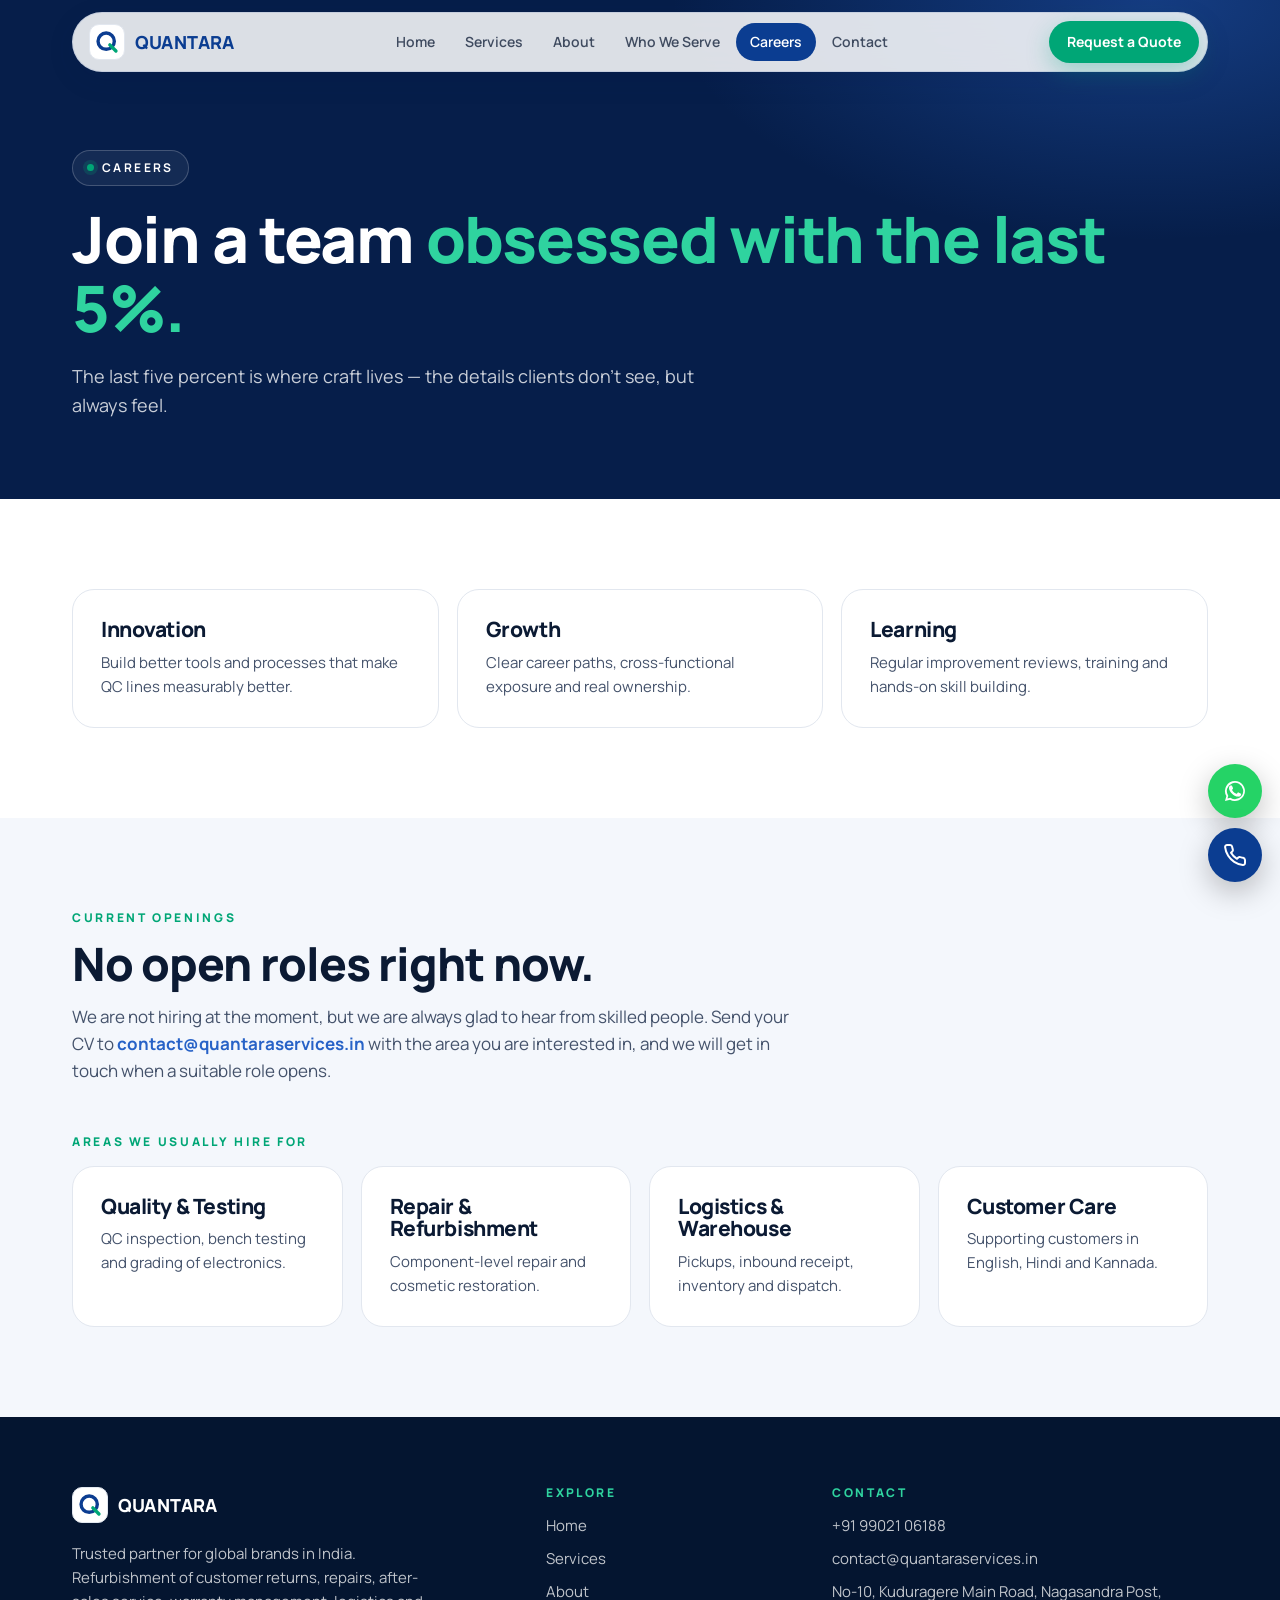
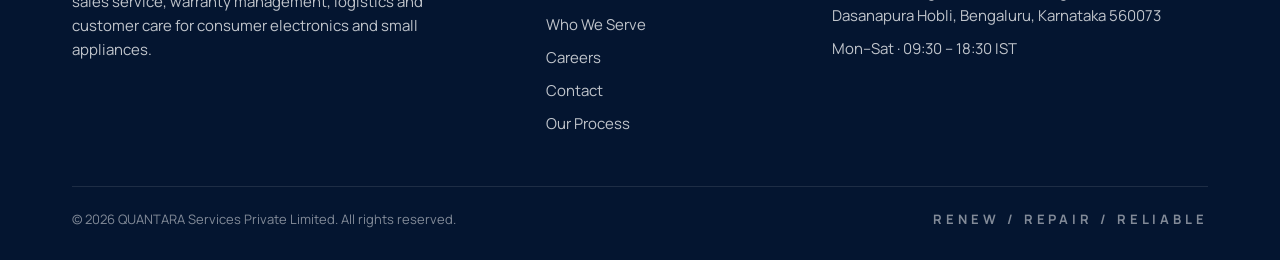
<file: careers.html>
<!doctype html>
<html lang="en">
<head>
<meta charset="utf-8">
<meta name="viewport" content="width=device-width, initial-scale=1">
<title>Careers | QUANTARA Services</title>
<meta name="description" content="Careers at QUANTARA Services in Bengaluru. No open roles right now; send your CV to be considered for future openings.">
<link rel="canonical" href="https://quantaraservices.in/careers">
<meta property="og:title" content="Careers | QUANTARA Services">
<meta property="og:description" content="Careers at QUANTARA Services in Bengaluru. No open roles right now; send your CV to be considered for future openings.">
<meta property="og:type" content="website">
<meta property="og:url" content="https://quantaraservices.in/careers">
<meta name="theme-color" content="#061e4a">
<link rel="icon" href="assets/favicon.svg" type="image/svg+xml">
<link rel="preconnect" href="https://fonts.googleapis.com">
<link rel="preconnect" href="https://fonts.gstatic.com" crossorigin>
<link href="https://fonts.googleapis.com/css2?family=Manrope:wght@400;500;600;700;800&display=swap" rel="stylesheet">
<link href="https://api.fontshare.com/v2/css?f[]=cabinet-grotesk@700,800&display=swap" rel="stylesheet">
<link rel="stylesheet" href="assets/style.css?v=04f9f8fb">
</head>
<body>
<header class="site-header">
  <div class="container">
    <div class="nav">
      <a class="brand" href="index.html" aria-label="QUANTARA home"><span class="brand-mark"><svg width="26" height="26" viewBox="0 0 32 32" aria-hidden="true"><circle cx="15" cy="15" r="10" fill="none" stroke="#0b3d91" stroke-width="4.2"/><path d="M19.5 19.5 L27 27" stroke="#00a676" stroke-width="4.2" stroke-linecap="round"/></svg></span>QUANTARA</a>
      <nav class="nav-links" aria-label="Main"><a href="index.html">Home</a><a href="services.html">Services</a><a href="about.html">About</a><a href="industries.html">Who We Serve</a><a href="careers.html" class="active" aria-current="page">Careers</a><a href="contact.html">Contact</a></nav>
      <a class="btn btn-green btn-sm nav-cta" href="contact.html">Request a Quote</a>
      <button class="menu-btn" aria-label="Open menu" aria-expanded="false"><svg width="20" height="20" viewBox="0 0 24 24" fill="none" stroke="currentColor" stroke-width="2.2" stroke-linecap="round"><path d="M4 7h16M4 12h16M4 17h16"/></svg></button>
    </div>
    <nav class="mobile-menu" aria-label="Mobile"><a href="index.html">Home</a><a href="services.html">Services</a><a href="about.html">About</a><a href="industries.html">Who We Serve</a><a href="careers.html" class="active" aria-current="page">Careers</a><a href="contact.html">Contact</a><a href="contact.html" class="btn btn-green" style="justify-content:center;margin-top:6px;color:#fff">Request a Quote</a></nav>
  </div>
</header>
<main>
<section class="page-hero"><div class="container">
<span class="pill"><span class="dot"></span>Careers</span><h1>Join a team <span class="green">obsessed with the last 5%.</span></h1><p>The last five percent is where craft lives — the details clients don't see, but always feel.</p></div></section>
<section class="section"><div class="container"><div class="grid grid-3">
<div class="card reveal"><h3 style="margin-top:0">Innovation</h3><p>Build better tools and processes that make QC lines measurably better.</p></div>
<div class="card reveal"><h3 style="margin-top:0">Growth</h3><p>Clear career paths, cross-functional exposure and real ownership.</p></div>
<div class="card reveal"><h3 style="margin-top:0">Learning</h3><p>Regular improvement reviews, training and hands-on skill building.</p></div>
</div></div></section>
<section class="section soft"><div class="container">
<div class="section-head"><div class="eyebrow">Current openings</div><h2>No open roles right now.</h2><p>We are not hiring at the moment, but we are always glad to hear from skilled people. Send your CV to <a href="mailto:contact@quantaraservices.in?subject=Career%20interest" style="color:var(--blue-600);font-weight:700">contact@quantaraservices.in</a> with the area you are interested in, and we will get in touch when a suitable role opens.</p></div>
<div class="eyebrow" style="margin-bottom:14px">Areas we usually hire for</div><div class="grid grid-4"><div class="card reveal"><h3 style="margin-top:0">Quality &amp; Testing</h3><p>QC inspection, bench testing and grading of electronics.</p></div><div class="card reveal"><h3 style="margin-top:0">Repair &amp; Refurbishment</h3><p>Component-level repair and cosmetic restoration.</p></div><div class="card reveal"><h3 style="margin-top:0">Logistics &amp; Warehouse</h3><p>Pickups, inbound receipt, inventory and dispatch.</p></div><div class="card reveal"><h3 style="margin-top:0">Customer Care</h3><p>Supporting customers in English, Hindi and Kannada.</p></div></div>
</div></section>
</main>
<footer class="site-footer">
  <div class="container">
    <div class="footer-grid">
      <div>
        <a class="brand" href="index.html"><span class="brand-mark"><svg width="26" height="26" viewBox="0 0 32 32" aria-hidden="true"><circle cx="15" cy="15" r="10" fill="none" stroke="#0b3d91" stroke-width="4.2"/><path d="M19.5 19.5 L27 27" stroke="#00a676" stroke-width="4.2" stroke-linecap="round"/></svg></span>QUANTARA</a>
        <p class="about">Trusted partner for global brands in India. Refurbishment of customer returns, repairs, after-sales service, warranty management, logistics and customer care for consumer electronics and small appliances.</p>
      </div>
      <div>
        <h4>EXPLORE</h4>
        <ul><li><a href="index.html">Home</a></li><li><a href="services.html">Services</a></li><li><a href="about.html">About</a></li><li><a href="industries.html">Who We Serve</a></li><li><a href="careers.html">Careers</a></li><li><a href="contact.html">Contact</a></li><li><a href="index.html#process">Our Process</a></li></ul>
      </div>
      <div>
        <h4>CONTACT</h4>
        <ul>
          <li><a href="tel:+919902106188">+91 99021 06188</a></li>
          <li><a href="mailto:contact@quantaraservices.in">contact@quantaraservices.in</a></li>
          <li>No-10, Kuduragere Main Road, Nagasandra Post, Dasanapura Hobli, Bengaluru, Karnataka 560073</li>
          <li>Mon–Sat · 09:30 – 18:30 IST</li>
        </ul>
      </div>
    </div>
    <div class="footer-bottom">
      <span>© <span id="year">2026</span> QUANTARA Services Private Limited. All rights reserved.</span>
      <span class="tag">RENEW / REPAIR / RELIABLE</span>
    </div>
  </div>
</footer>
<div class="float">
  <a class="wa" href="https://wa.me/919902106188?text=Hello%20QUANTARA%20Team%2C%20I%20would%20like%20to%20discuss%20a%20service%20requirement%20for%20my%20company." target="_blank" rel="noopener" aria-label="Chat on WhatsApp"><svg width="24" height="24" viewBox="0 0 24 24" fill="currentColor"><path d="M17.5 14.4c-.3-.1-1.8-.9-2-1-.3-.1-.5-.1-.7.1-.2.3-.8 1-.9 1.2-.2.2-.3.2-.6.1-.3-.1-1.3-.5-2.4-1.5-.9-.8-1.5-1.8-1.7-2.1-.2-.3 0-.5.1-.6l.4-.5c.2-.2.2-.3.3-.5.1-.2 0-.4 0-.5l-.9-2.2c-.2-.6-.5-.5-.7-.5h-.6c-.2 0-.5.1-.8.4-.3.3-1 1-1 2.5s1.1 2.9 1.2 3.1c.1.2 2.1 3.2 5.1 4.5.7.3 1.3.5 1.7.6.7.2 1.4.2 1.9.1.6-.1 1.8-.7 2-1.4.3-.7.3-1.3.2-1.4-.1-.2-.3-.3-.6-.4zM12 2a10 10 0 0 0-8.6 15.1L2 22l5-1.3A10 10 0 1 0 12 2zm0 18.2c-1.5 0-3-.4-4.2-1.2l-.3-.2-3 .8.8-2.9-.2-.3A8.2 8.2 0 1 1 12 20.2z"/></svg></a>
  <a class="call" href="tel:+919902106188" aria-label="Call QUANTARA"><svg width="24" height="24" viewBox="0 0 24 24" fill="none" stroke="currentColor" stroke-width="2" stroke-linecap="round" stroke-linejoin="round"><path d="M22 16.9v3a2 2 0 0 1-2.2 2 19.8 19.8 0 0 1-8.6-3.1 19.5 19.5 0 0 1-6-6A19.8 19.8 0 0 1 2.1 4.2 2 2 0 0 1 4.1 2h3a2 2 0 0 1 2 1.7c.1.9.4 1.8.7 2.7a2 2 0 0 1-.5 2.1L8 9.8a16 16 0 0 0 6 6l1.3-1.3a2 2 0 0 1 2.1-.4c.9.3 1.8.6 2.7.7a2 2 0 0 1 1.7 2z"/></svg></a>
</div>
<script src="assets/site.js?v=38ce6d76" defer></script>
</body>
</html>
</file>
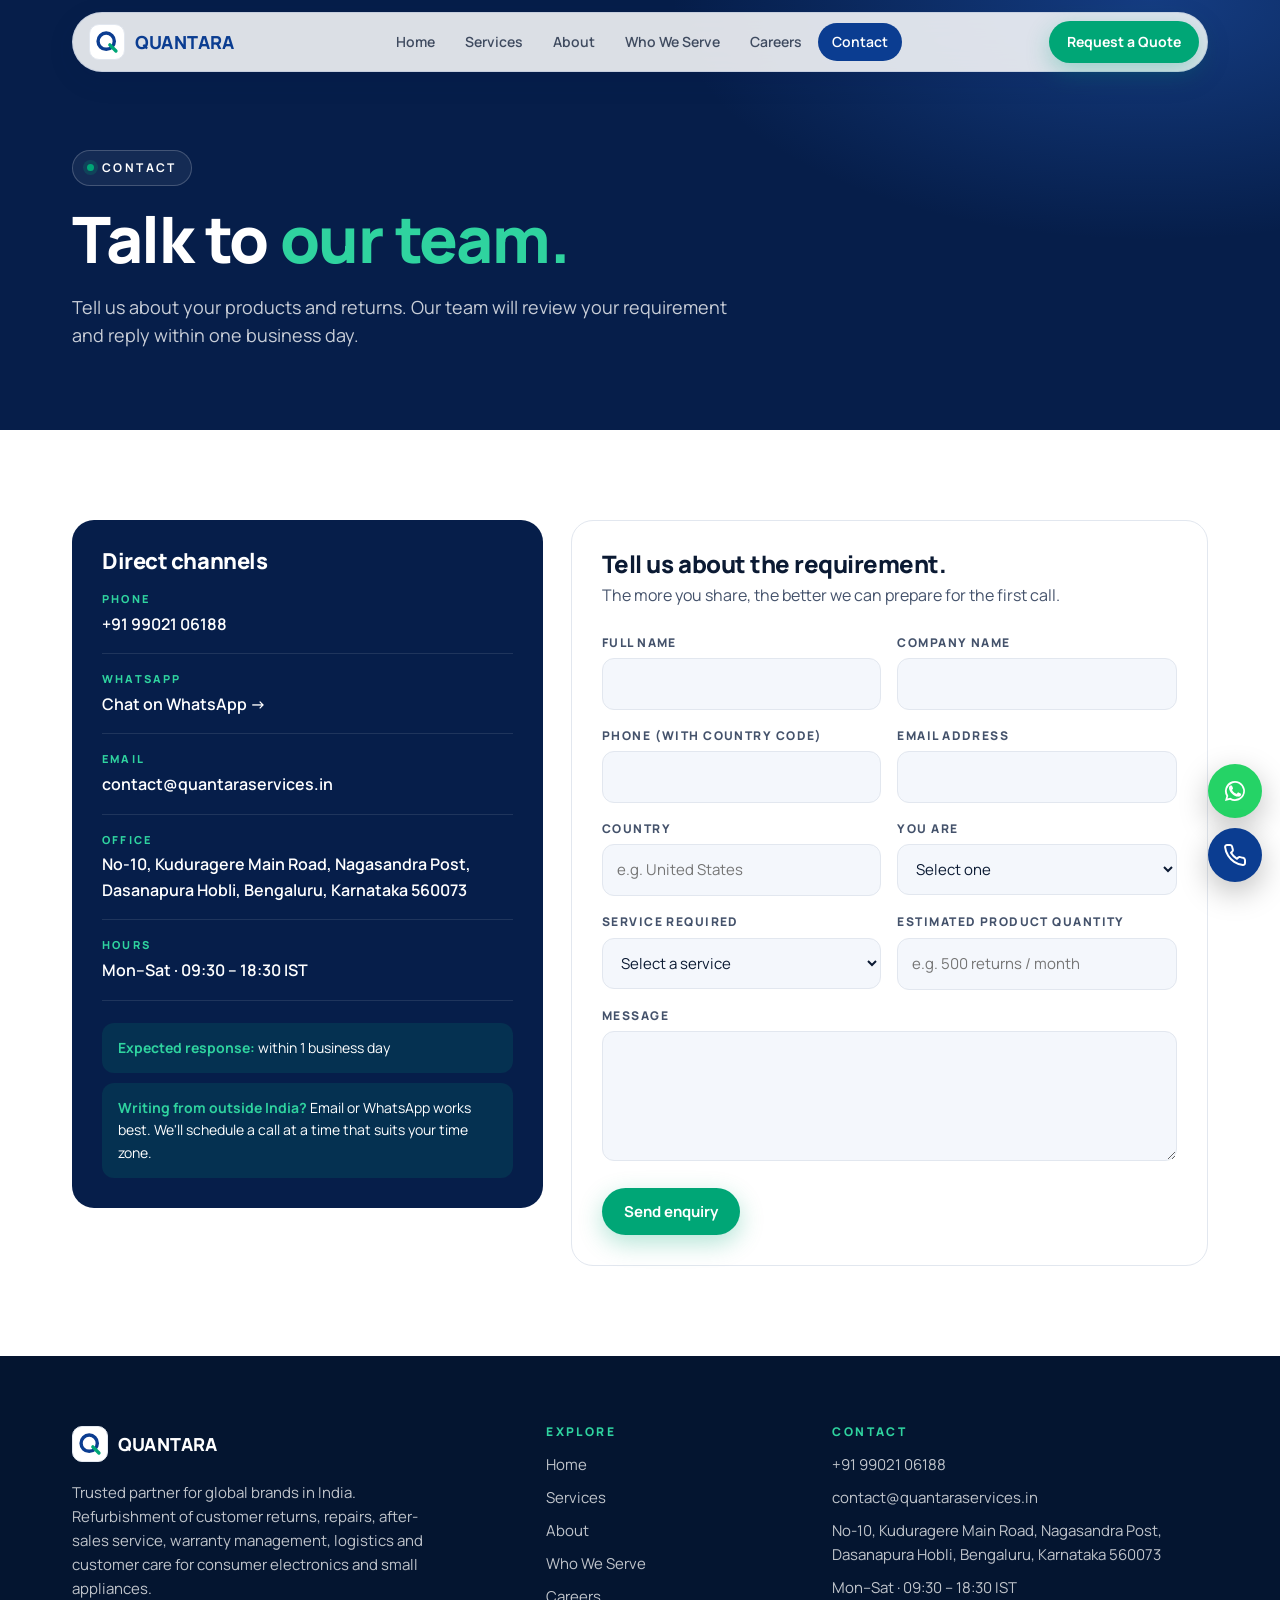
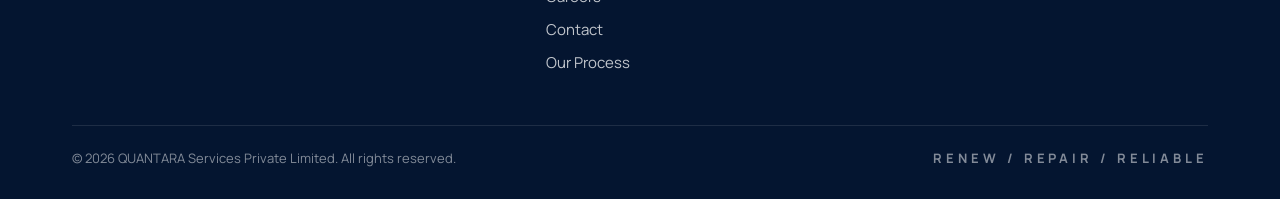
<file: contact.html>
<!doctype html>
<html lang="en">
<head>
<meta charset="utf-8">
<meta name="viewport" content="width=device-width, initial-scale=1">
<title>Contact | QUANTARA Services</title>
<meta name="description" content="Request a quote for returns refurbishment, after-sales service or warranty management in India. Call +91 99021 06188.">
<link rel="canonical" href="https://quantaraservices.in/contact">
<meta property="og:title" content="Contact | QUANTARA Services">
<meta property="og:description" content="Request a quote for returns refurbishment, after-sales service or warranty management in India. Call +91 99021 06188.">
<meta property="og:type" content="website">
<meta property="og:url" content="https://quantaraservices.in/contact">
<meta name="theme-color" content="#061e4a">
<link rel="icon" href="assets/favicon.svg" type="image/svg+xml">
<link rel="preconnect" href="https://fonts.googleapis.com">
<link rel="preconnect" href="https://fonts.gstatic.com" crossorigin>
<link href="https://fonts.googleapis.com/css2?family=Manrope:wght@400;500;600;700;800&display=swap" rel="stylesheet">
<link href="https://api.fontshare.com/v2/css?f[]=cabinet-grotesk@700,800&display=swap" rel="stylesheet">
<link rel="stylesheet" href="assets/style.css?v=04f9f8fb">
</head>
<body>
<header class="site-header">
  <div class="container">
    <div class="nav">
      <a class="brand" href="index.html" aria-label="QUANTARA home"><span class="brand-mark"><svg width="26" height="26" viewBox="0 0 32 32" aria-hidden="true"><circle cx="15" cy="15" r="10" fill="none" stroke="#0b3d91" stroke-width="4.2"/><path d="M19.5 19.5 L27 27" stroke="#00a676" stroke-width="4.2" stroke-linecap="round"/></svg></span>QUANTARA</a>
      <nav class="nav-links" aria-label="Main"><a href="index.html">Home</a><a href="services.html">Services</a><a href="about.html">About</a><a href="industries.html">Who We Serve</a><a href="careers.html">Careers</a><a href="contact.html" class="active" aria-current="page">Contact</a></nav>
      <a class="btn btn-green btn-sm nav-cta" href="contact.html">Request a Quote</a>
      <button class="menu-btn" aria-label="Open menu" aria-expanded="false"><svg width="20" height="20" viewBox="0 0 24 24" fill="none" stroke="currentColor" stroke-width="2.2" stroke-linecap="round"><path d="M4 7h16M4 12h16M4 17h16"/></svg></button>
    </div>
    <nav class="mobile-menu" aria-label="Mobile"><a href="index.html">Home</a><a href="services.html">Services</a><a href="about.html">About</a><a href="industries.html">Who We Serve</a><a href="careers.html">Careers</a><a href="contact.html" class="active" aria-current="page">Contact</a><a href="contact.html" class="btn btn-green" style="justify-content:center;margin-top:6px;color:#fff">Request a Quote</a></nav>
  </div>
</header>
<main>
<section class="page-hero"><div class="container">
<span class="pill"><span class="dot"></span>Contact</span><h1>Talk to <span class="green">our team.</span></h1><p>Tell us about your products and returns. Our team will review your requirement and reply within one business day.</p></div></section>
<section class="section"><div class="container"><div class="contact-grid">
<div class="channels reveal"><h3>Direct channels</h3>
<div class="channel"><div class="k">PHONE</div><a class="v" href="tel:+919902106188">+91 99021 06188</a></div>
<div class="channel"><div class="k">WHATSAPP</div><a class="v" href="https://wa.me/919902106188?text=Hello%20QUANTARA%20Team%2C%20I%20would%20like%20to%20discuss%20a%20service%20requirement%20for%20my%20company." target="_blank" rel="noopener">Chat on WhatsApp →</a></div>
<div class="channel"><div class="k">EMAIL</div><a class="v" href="mailto:contact@quantaraservices.in">contact@quantaraservices.in</a></div>
<div class="channel"><div class="k">OFFICE</div><div class="v">No-10, Kuduragere Main Road, Nagasandra Post, Dasanapura Hobli, Bengaluru, Karnataka 560073</div></div>
<div class="channel"><div class="k">HOURS</div><div class="v">Mon–Sat · 09:30 – 18:30 IST</div></div>
<div class="response"><b>Expected response:</b> within 1 business day</div>
<div class="response"><b>Writing from outside India?</b> Email or WhatsApp works best. We'll schedule a call at a time that suits your time zone.</div>
</div>
<form class="form reveal" id="enquiry-form" action="https://formsubmit.co/ajax/contact@quantaraservices.in" method="POST">
<h3>Tell us about the requirement.</h3><p class="sub">The more you share, the better we can prepare for the first call.</p>
<input type="hidden" name="_subject" value="New enquiry from quantaraservices.in">
<input type="hidden" name="_template" value="table">
<input type="hidden" name="_captcha" value="false">
<input type="text" name="_honey" class="hp" tabindex="-1" autocomplete="off">
<div class="fields">
<div class="field"><label for="f-name">Full name</label><input id="f-name" name="Full name" required autocomplete="name"></div>
<div class="field"><label for="f-company">Company name</label><input id="f-company" name="Company" autocomplete="organization"></div>
<div class="field"><label for="f-phone">Phone (with country code)</label><input id="f-phone" name="Phone" type="tel" required autocomplete="tel"></div>
<div class="field"><label for="f-email">Email address</label><input id="f-email" name="email" type="email" required autocomplete="email"></div>
<div class="field"><label for="f-country">Country</label><input id="f-country" name="Country" required autocomplete="country-name" placeholder="e.g. United States"></div>
<div class="field"><label for="f-who">You are</label><select id="f-who" name="Company type" required><option value="">Select one</option><option>Global brand / manufacturer</option><option>Marketplace or online seller</option><option>Importer / distributor</option><option>Retailer</option><option>Corporate IT team</option><option>Other</option></select></div>
<div class="field"><label for="f-service">Service required</label><select id="f-service" name="Service required" required><option value="">Select a service</option><option>Refurbishment of customer returns</option><option>After-sales service &amp; repairs</option><option>Warranty management</option><option>Customer care</option><option>Pan-India logistics</option><option>Quality inspection &amp; testing</option><option>Repacking &amp; relabeling</option><option>Secure data wiping</option><option>Warehouse &amp; inventory support</option><option>Not sure yet / several</option></select></div>
<div class="field"><label for="f-qty">Estimated product quantity</label><input id="f-qty" name="Estimated quantity" placeholder="e.g. 500 returns / month"></div>
<div class="field full"><label for="f-msg">Message</label><textarea id="f-msg" name="Message" required></textarea></div>
</div>
<button class="btn btn-green" type="submit">Send enquiry</button>
<div class="form-status" id="form-status" role="status"></div>
</form>
</div></div></section>
</main>
<footer class="site-footer">
  <div class="container">
    <div class="footer-grid">
      <div>
        <a class="brand" href="index.html"><span class="brand-mark"><svg width="26" height="26" viewBox="0 0 32 32" aria-hidden="true"><circle cx="15" cy="15" r="10" fill="none" stroke="#0b3d91" stroke-width="4.2"/><path d="M19.5 19.5 L27 27" stroke="#00a676" stroke-width="4.2" stroke-linecap="round"/></svg></span>QUANTARA</a>
        <p class="about">Trusted partner for global brands in India. Refurbishment of customer returns, repairs, after-sales service, warranty management, logistics and customer care for consumer electronics and small appliances.</p>
      </div>
      <div>
        <h4>EXPLORE</h4>
        <ul><li><a href="index.html">Home</a></li><li><a href="services.html">Services</a></li><li><a href="about.html">About</a></li><li><a href="industries.html">Who We Serve</a></li><li><a href="careers.html">Careers</a></li><li><a href="contact.html">Contact</a></li><li><a href="index.html#process">Our Process</a></li></ul>
      </div>
      <div>
        <h4>CONTACT</h4>
        <ul>
          <li><a href="tel:+919902106188">+91 99021 06188</a></li>
          <li><a href="mailto:contact@quantaraservices.in">contact@quantaraservices.in</a></li>
          <li>No-10, Kuduragere Main Road, Nagasandra Post, Dasanapura Hobli, Bengaluru, Karnataka 560073</li>
          <li>Mon–Sat · 09:30 – 18:30 IST</li>
        </ul>
      </div>
    </div>
    <div class="footer-bottom">
      <span>© <span id="year">2026</span> QUANTARA Services Private Limited. All rights reserved.</span>
      <span class="tag">RENEW / REPAIR / RELIABLE</span>
    </div>
  </div>
</footer>
<div class="float">
  <a class="wa" href="https://wa.me/919902106188?text=Hello%20QUANTARA%20Team%2C%20I%20would%20like%20to%20discuss%20a%20service%20requirement%20for%20my%20company." target="_blank" rel="noopener" aria-label="Chat on WhatsApp"><svg width="24" height="24" viewBox="0 0 24 24" fill="currentColor"><path d="M17.5 14.4c-.3-.1-1.8-.9-2-1-.3-.1-.5-.1-.7.1-.2.3-.8 1-.9 1.2-.2.2-.3.2-.6.1-.3-.1-1.3-.5-2.4-1.5-.9-.8-1.5-1.8-1.7-2.1-.2-.3 0-.5.1-.6l.4-.5c.2-.2.2-.3.3-.5.1-.2 0-.4 0-.5l-.9-2.2c-.2-.6-.5-.5-.7-.5h-.6c-.2 0-.5.1-.8.4-.3.3-1 1-1 2.5s1.1 2.9 1.2 3.1c.1.2 2.1 3.2 5.1 4.5.7.3 1.3.5 1.7.6.7.2 1.4.2 1.9.1.6-.1 1.8-.7 2-1.4.3-.7.3-1.3.2-1.4-.1-.2-.3-.3-.6-.4zM12 2a10 10 0 0 0-8.6 15.1L2 22l5-1.3A10 10 0 1 0 12 2zm0 18.2c-1.5 0-3-.4-4.2-1.2l-.3-.2-3 .8.8-2.9-.2-.3A8.2 8.2 0 1 1 12 20.2z"/></svg></a>
  <a class="call" href="tel:+919902106188" aria-label="Call QUANTARA"><svg width="24" height="24" viewBox="0 0 24 24" fill="none" stroke="currentColor" stroke-width="2" stroke-linecap="round" stroke-linejoin="round"><path d="M22 16.9v3a2 2 0 0 1-2.2 2 19.8 19.8 0 0 1-8.6-3.1 19.5 19.5 0 0 1-6-6A19.8 19.8 0 0 1 2.1 4.2 2 2 0 0 1 4.1 2h3a2 2 0 0 1 2 1.7c.1.9.4 1.8.7 2.7a2 2 0 0 1-.5 2.1L8 9.8a16 16 0 0 0 6 6l1.3-1.3a2 2 0 0 1 2.1-.4c.9.3 1.8.6 2.7.7a2 2 0 0 1 1.7 2z"/></svg></a>
</div>
<script src="assets/site.js?v=38ce6d76" defer></script>
</body>
</html>
</file>
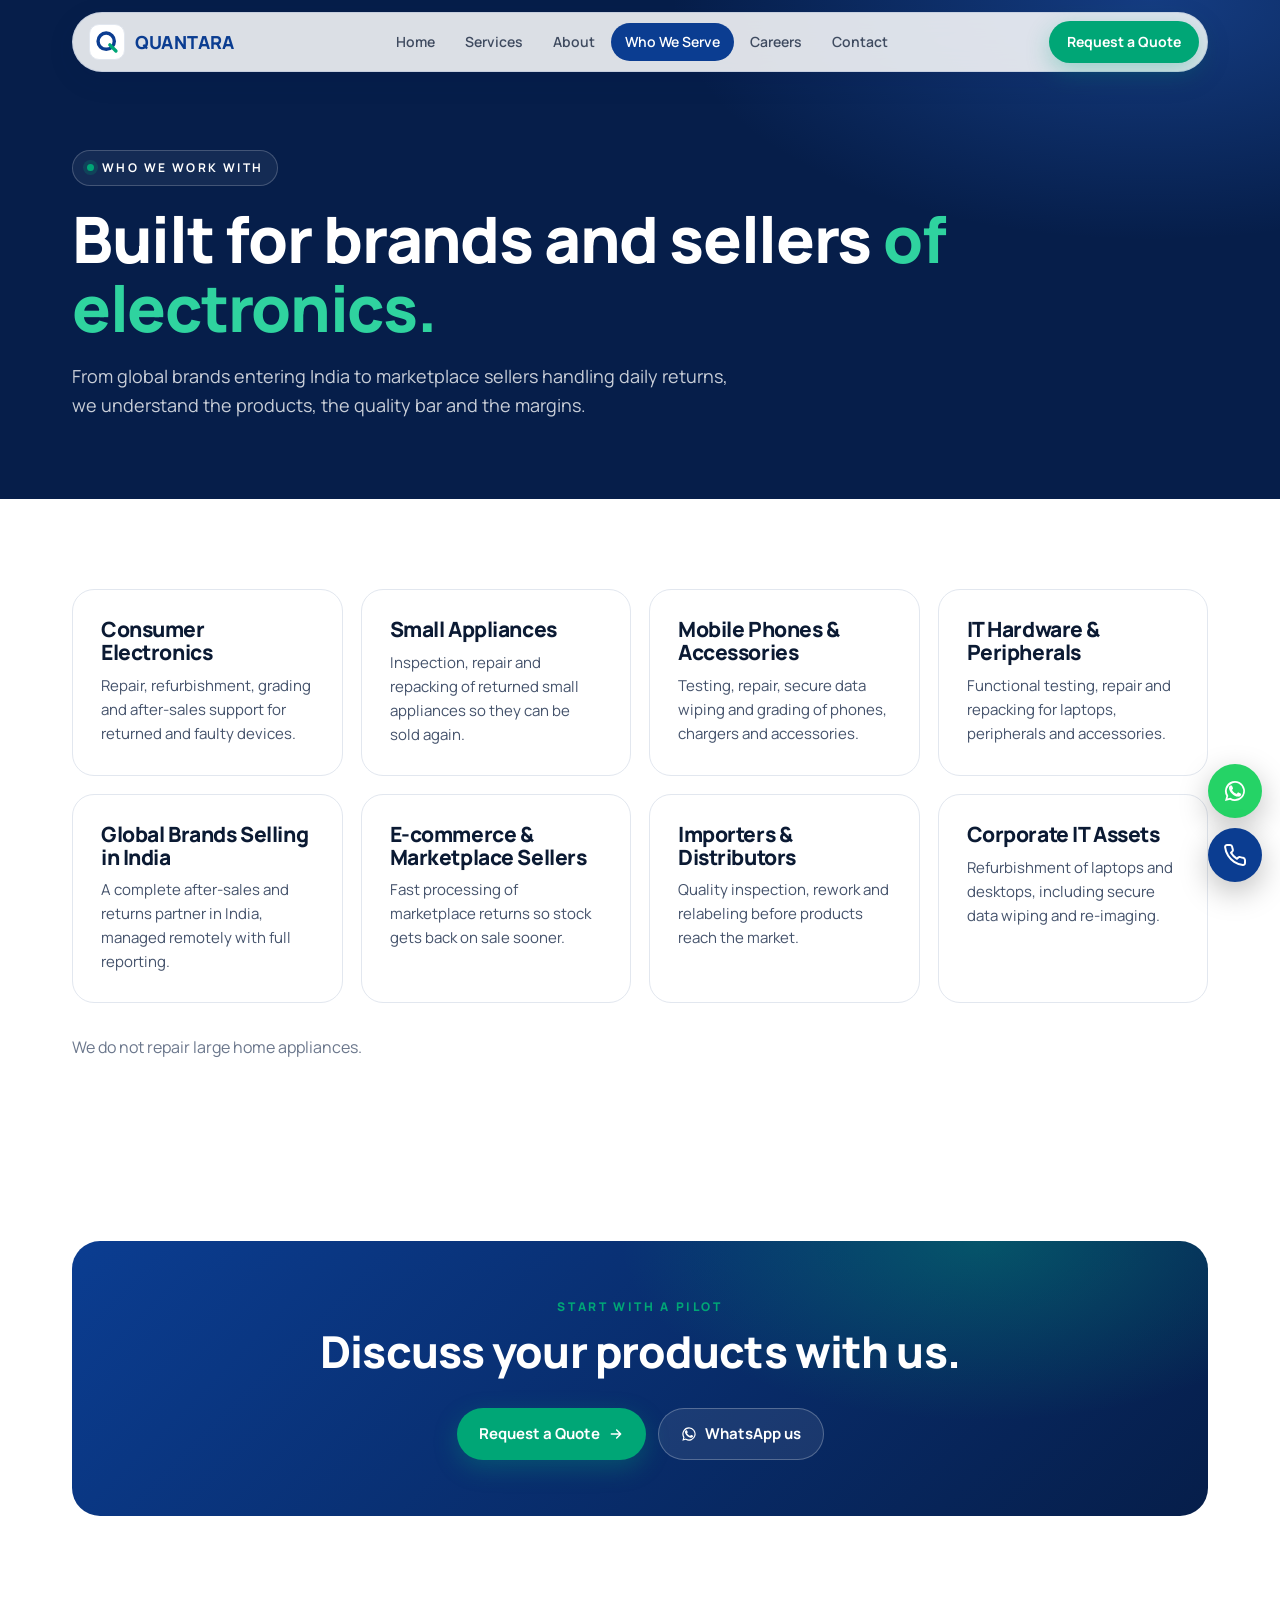
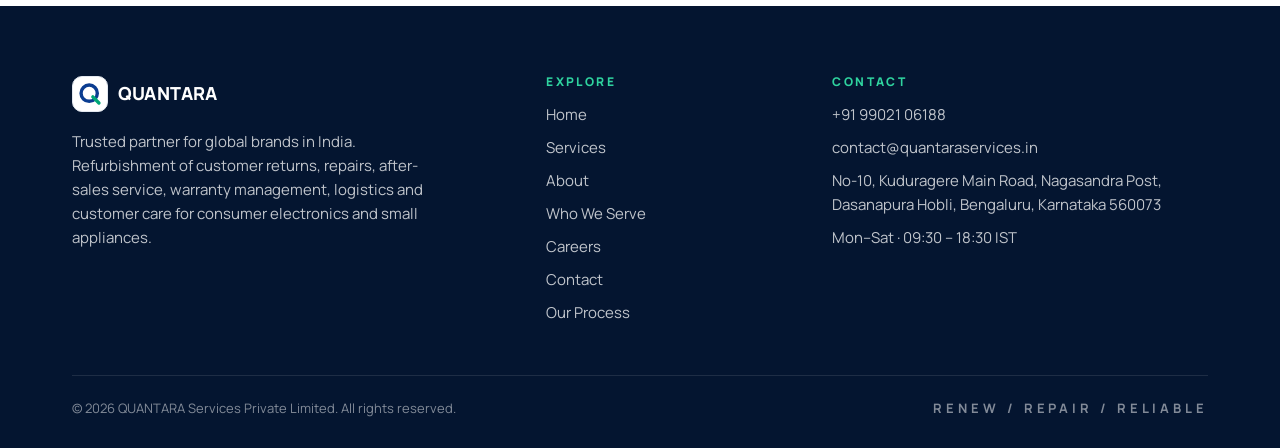
<file: industries.html>
<!doctype html>
<html lang="en">
<head>
<meta charset="utf-8">
<meta name="viewport" content="width=device-width, initial-scale=1">
<title>Who We Work With | QUANTARA Services</title>
<meta name="description" content="After-sales and returns refurbishment for consumer electronics, small appliances, mobile phones, IT hardware and global brands selling in India.">
<link rel="canonical" href="https://quantaraservices.in/industries">
<meta property="og:title" content="Who We Work With | QUANTARA Services">
<meta property="og:description" content="After-sales and returns refurbishment for consumer electronics, small appliances, mobile phones, IT hardware and global brands selling in India.">
<meta property="og:type" content="website">
<meta property="og:url" content="https://quantaraservices.in/industries">
<meta name="theme-color" content="#061e4a">
<link rel="icon" href="assets/favicon.svg" type="image/svg+xml">
<link rel="preconnect" href="https://fonts.googleapis.com">
<link rel="preconnect" href="https://fonts.gstatic.com" crossorigin>
<link href="https://fonts.googleapis.com/css2?family=Manrope:wght@400;500;600;700;800&display=swap" rel="stylesheet">
<link href="https://api.fontshare.com/v2/css?f[]=cabinet-grotesk@700,800&display=swap" rel="stylesheet">
<link rel="stylesheet" href="assets/style.css?v=04f9f8fb">
</head>
<body>
<header class="site-header">
  <div class="container">
    <div class="nav">
      <a class="brand" href="index.html" aria-label="QUANTARA home"><span class="brand-mark"><svg width="26" height="26" viewBox="0 0 32 32" aria-hidden="true"><circle cx="15" cy="15" r="10" fill="none" stroke="#0b3d91" stroke-width="4.2"/><path d="M19.5 19.5 L27 27" stroke="#00a676" stroke-width="4.2" stroke-linecap="round"/></svg></span>QUANTARA</a>
      <nav class="nav-links" aria-label="Main"><a href="index.html">Home</a><a href="services.html">Services</a><a href="about.html">About</a><a href="industries.html" class="active" aria-current="page">Who We Serve</a><a href="careers.html">Careers</a><a href="contact.html">Contact</a></nav>
      <a class="btn btn-green btn-sm nav-cta" href="contact.html">Request a Quote</a>
      <button class="menu-btn" aria-label="Open menu" aria-expanded="false"><svg width="20" height="20" viewBox="0 0 24 24" fill="none" stroke="currentColor" stroke-width="2.2" stroke-linecap="round"><path d="M4 7h16M4 12h16M4 17h16"/></svg></button>
    </div>
    <nav class="mobile-menu" aria-label="Mobile"><a href="index.html">Home</a><a href="services.html">Services</a><a href="about.html">About</a><a href="industries.html" class="active" aria-current="page">Who We Serve</a><a href="careers.html">Careers</a><a href="contact.html">Contact</a><a href="contact.html" class="btn btn-green" style="justify-content:center;margin-top:6px;color:#fff">Request a Quote</a></nav>
  </div>
</header>
<main>
<section class="page-hero"><div class="container">
<span class="pill"><span class="dot"></span>Who we work with</span><h1>Built for brands and sellers <span class="green">of electronics.</span></h1><p>From global brands entering India to marketplace sellers handling daily returns, we understand the products, the quality bar and the margins.</p></div></section>
<section class="section"><div class="container"><div class="grid grid-4">
<div class="card reveal"><h3 style="margin-top:0">Consumer Electronics</h3><p>Repair, refurbishment, grading and after-sales support for returned and faulty devices.</p></div><div class="card reveal"><h3 style="margin-top:0">Small Appliances</h3><p>Inspection, repair and repacking of returned small appliances so they can be sold again.</p></div><div class="card reveal"><h3 style="margin-top:0">Mobile Phones &amp; Accessories</h3><p>Testing, repair, secure data wiping and grading of phones, chargers and accessories.</p></div><div class="card reveal"><h3 style="margin-top:0">IT Hardware &amp; Peripherals</h3><p>Functional testing, repair and repacking for laptops, peripherals and accessories.</p></div><div class="card reveal"><h3 style="margin-top:0">Global Brands Selling in India</h3><p>A complete after-sales and returns partner in India, managed remotely with full reporting.</p></div><div class="card reveal"><h3 style="margin-top:0">E-commerce &amp; Marketplace Sellers</h3><p>Fast processing of marketplace returns so stock gets back on sale sooner.</p></div><div class="card reveal"><h3 style="margin-top:0">Importers &amp; Distributors</h3><p>Quality inspection, rework and relabeling before products reach the market.</p></div><div class="card reveal"><h3 style="margin-top:0">Corporate IT Assets</h3><p>Refurbishment of laptops and desktops, including secure data wiping and re-imaging.</p></div>
</div><p class="mt-32" style="color:var(--ink-3)">We do not repair large home appliances.</p></div></section>
<section class="section"><div class="container"><div class="cta reveal">
<div class="eyebrow">Start with a pilot</div><h2>Discuss your products with us.</h2>
<div class="hero-actions"><a class="btn btn-green" href="contact.html">Request a Quote <svg width="16" height="16" viewBox="0 0 24 24" fill="none" stroke="currentColor" stroke-width="2.2" stroke-linecap="round" stroke-linejoin="round"><path d="M5 12h14M13 6l6 6-6 6"/></svg></a><a class="btn btn-ghost" href="https://wa.me/919902106188?text=Hello%20QUANTARA%20Team%2C%20I%20would%20like%20to%20discuss%20a%20service%20requirement%20for%20my%20company." target="_blank" rel="noopener"><svg width="24" height="24" viewBox="0 0 24 24" fill="currentColor"><path d="M17.5 14.4c-.3-.1-1.8-.9-2-1-.3-.1-.5-.1-.7.1-.2.3-.8 1-.9 1.2-.2.2-.3.2-.6.1-.3-.1-1.3-.5-2.4-1.5-.9-.8-1.5-1.8-1.7-2.1-.2-.3 0-.5.1-.6l.4-.5c.2-.2.2-.3.3-.5.1-.2 0-.4 0-.5l-.9-2.2c-.2-.6-.5-.5-.7-.5h-.6c-.2 0-.5.1-.8.4-.3.3-1 1-1 2.5s1.1 2.9 1.2 3.1c.1.2 2.1 3.2 5.1 4.5.7.3 1.3.5 1.7.6.7.2 1.4.2 1.9.1.6-.1 1.8-.7 2-1.4.3-.7.3-1.3.2-1.4-.1-.2-.3-.3-.6-.4zM12 2a10 10 0 0 0-8.6 15.1L2 22l5-1.3A10 10 0 1 0 12 2zm0 18.2c-1.5 0-3-.4-4.2-1.2l-.3-.2-3 .8.8-2.9-.2-.3A8.2 8.2 0 1 1 12 20.2z"/></svg> WhatsApp us</a></div>
</div></div></section>
</main>
<footer class="site-footer">
  <div class="container">
    <div class="footer-grid">
      <div>
        <a class="brand" href="index.html"><span class="brand-mark"><svg width="26" height="26" viewBox="0 0 32 32" aria-hidden="true"><circle cx="15" cy="15" r="10" fill="none" stroke="#0b3d91" stroke-width="4.2"/><path d="M19.5 19.5 L27 27" stroke="#00a676" stroke-width="4.2" stroke-linecap="round"/></svg></span>QUANTARA</a>
        <p class="about">Trusted partner for global brands in India. Refurbishment of customer returns, repairs, after-sales service, warranty management, logistics and customer care for consumer electronics and small appliances.</p>
      </div>
      <div>
        <h4>EXPLORE</h4>
        <ul><li><a href="index.html">Home</a></li><li><a href="services.html">Services</a></li><li><a href="about.html">About</a></li><li><a href="industries.html">Who We Serve</a></li><li><a href="careers.html">Careers</a></li><li><a href="contact.html">Contact</a></li><li><a href="index.html#process">Our Process</a></li></ul>
      </div>
      <div>
        <h4>CONTACT</h4>
        <ul>
          <li><a href="tel:+919902106188">+91 99021 06188</a></li>
          <li><a href="mailto:contact@quantaraservices.in">contact@quantaraservices.in</a></li>
          <li>No-10, Kuduragere Main Road, Nagasandra Post, Dasanapura Hobli, Bengaluru, Karnataka 560073</li>
          <li>Mon–Sat · 09:30 – 18:30 IST</li>
        </ul>
      </div>
    </div>
    <div class="footer-bottom">
      <span>© <span id="year">2026</span> QUANTARA Services Private Limited. All rights reserved.</span>
      <span class="tag">RENEW / REPAIR / RELIABLE</span>
    </div>
  </div>
</footer>
<div class="float">
  <a class="wa" href="https://wa.me/919902106188?text=Hello%20QUANTARA%20Team%2C%20I%20would%20like%20to%20discuss%20a%20service%20requirement%20for%20my%20company." target="_blank" rel="noopener" aria-label="Chat on WhatsApp"><svg width="24" height="24" viewBox="0 0 24 24" fill="currentColor"><path d="M17.5 14.4c-.3-.1-1.8-.9-2-1-.3-.1-.5-.1-.7.1-.2.3-.8 1-.9 1.2-.2.2-.3.2-.6.1-.3-.1-1.3-.5-2.4-1.5-.9-.8-1.5-1.8-1.7-2.1-.2-.3 0-.5.1-.6l.4-.5c.2-.2.2-.3.3-.5.1-.2 0-.4 0-.5l-.9-2.2c-.2-.6-.5-.5-.7-.5h-.6c-.2 0-.5.1-.8.4-.3.3-1 1-1 2.5s1.1 2.9 1.2 3.1c.1.2 2.1 3.2 5.1 4.5.7.3 1.3.5 1.7.6.7.2 1.4.2 1.9.1.6-.1 1.8-.7 2-1.4.3-.7.3-1.3.2-1.4-.1-.2-.3-.3-.6-.4zM12 2a10 10 0 0 0-8.6 15.1L2 22l5-1.3A10 10 0 1 0 12 2zm0 18.2c-1.5 0-3-.4-4.2-1.2l-.3-.2-3 .8.8-2.9-.2-.3A8.2 8.2 0 1 1 12 20.2z"/></svg></a>
  <a class="call" href="tel:+919902106188" aria-label="Call QUANTARA"><svg width="24" height="24" viewBox="0 0 24 24" fill="none" stroke="currentColor" stroke-width="2" stroke-linecap="round" stroke-linejoin="round"><path d="M22 16.9v3a2 2 0 0 1-2.2 2 19.8 19.8 0 0 1-8.6-3.1 19.5 19.5 0 0 1-6-6A19.8 19.8 0 0 1 2.1 4.2 2 2 0 0 1 4.1 2h3a2 2 0 0 1 2 1.7c.1.9.4 1.8.7 2.7a2 2 0 0 1-.5 2.1L8 9.8a16 16 0 0 0 6 6l1.3-1.3a2 2 0 0 1 2.1-.4c.9.3 1.8.6 2.7.7a2 2 0 0 1 1.7 2z"/></svg></a>
</div>
<script src="assets/site.js?v=38ce6d76" defer></script>
</body>
</html>
</file>
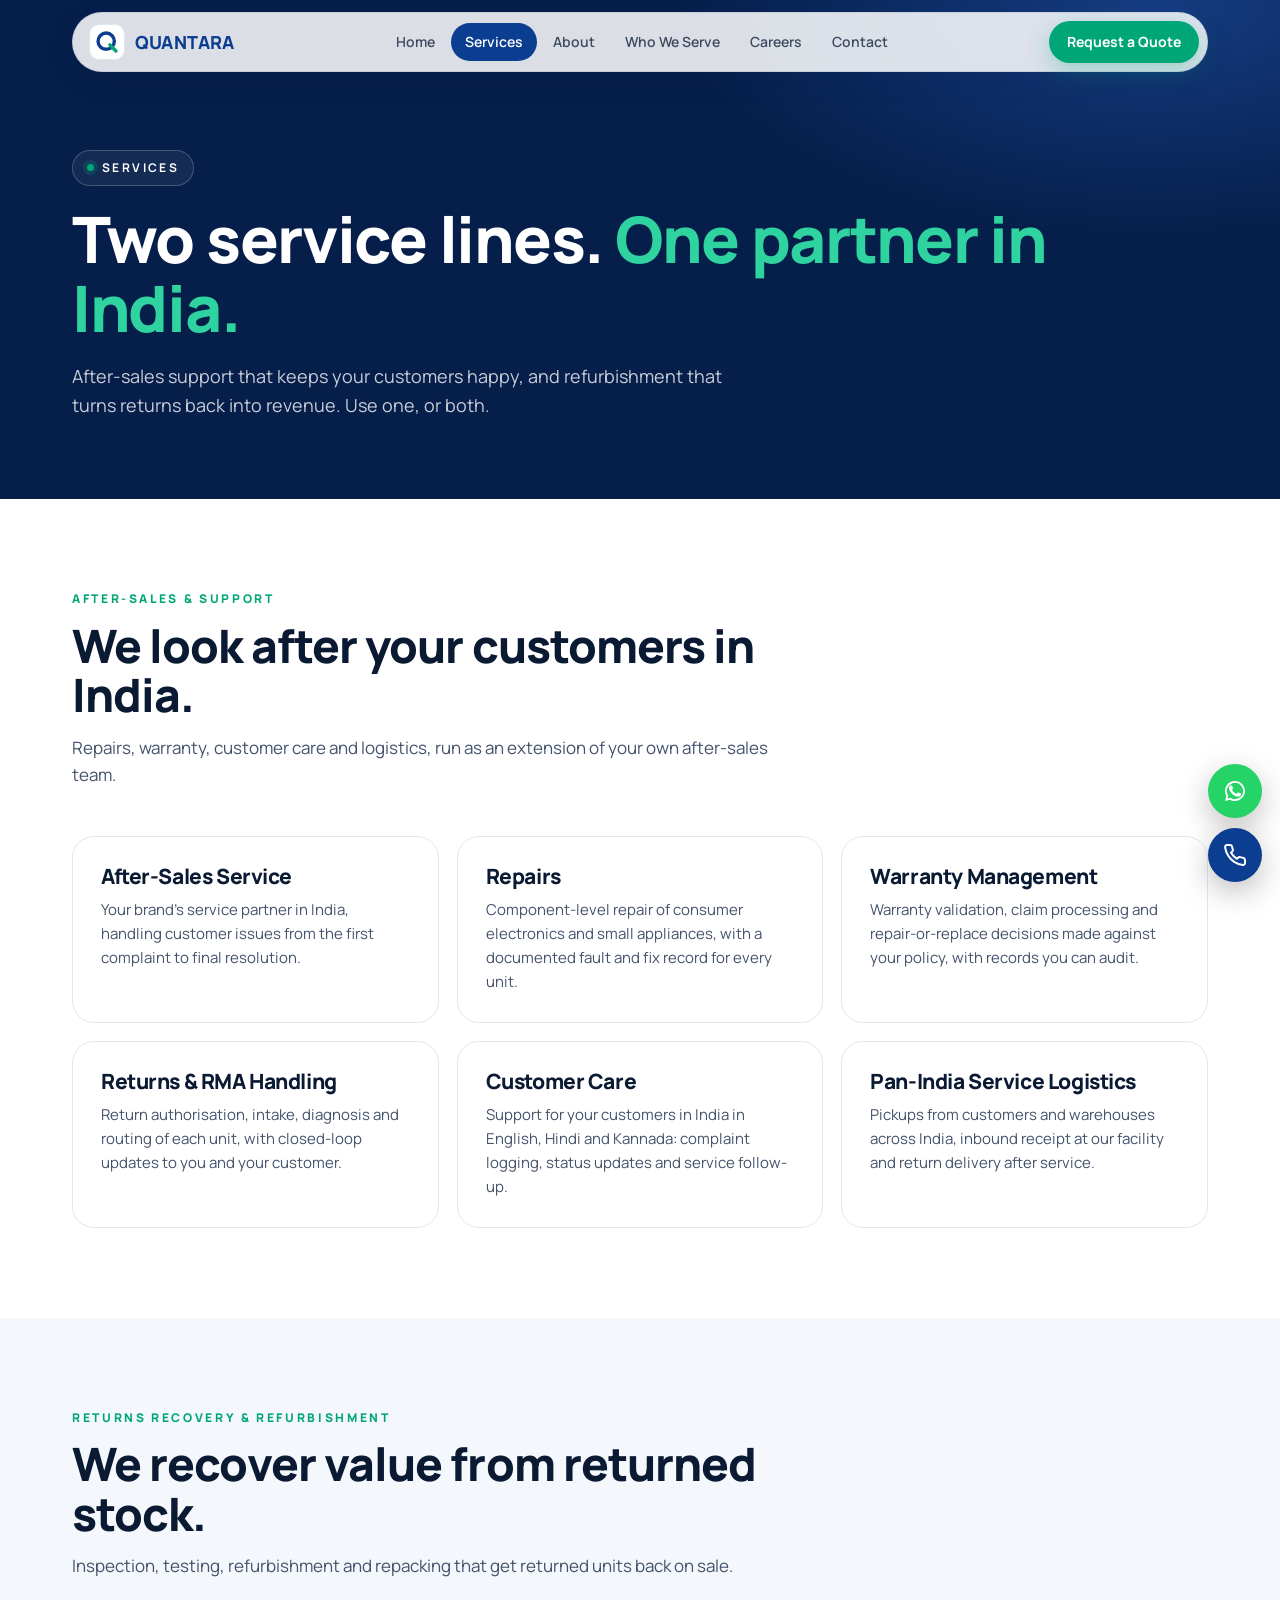
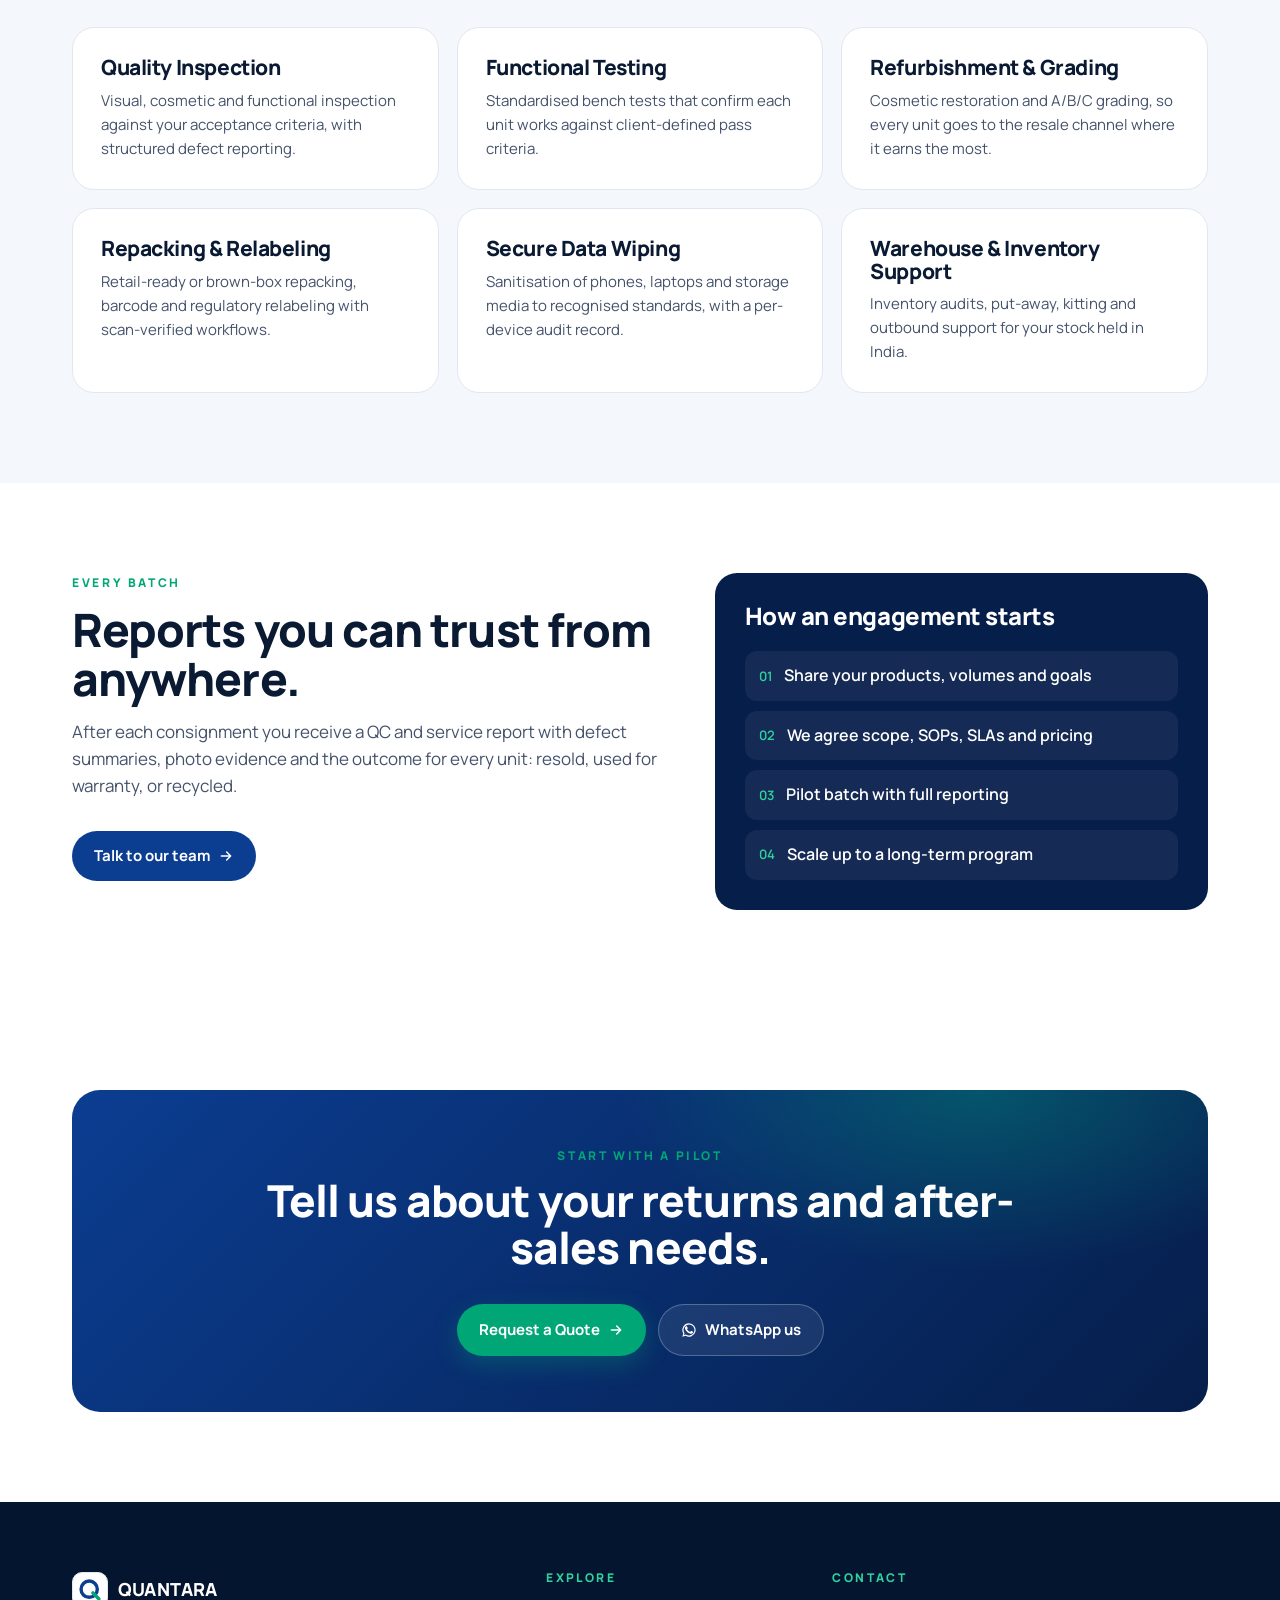
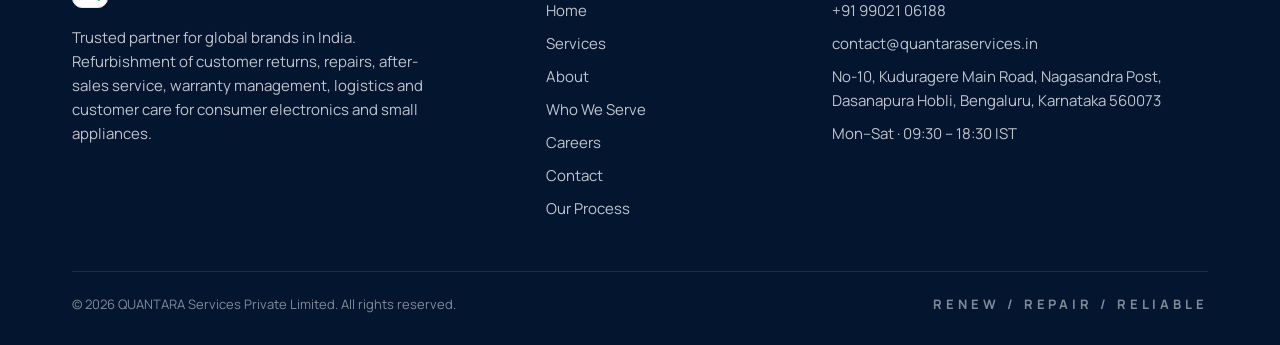
<file: services.html>
<!doctype html>
<html lang="en">
<head>
<meta charset="utf-8">
<meta name="viewport" content="width=device-width, initial-scale=1">
<title>Services | QUANTARA Services</title>
<meta name="description" content="After-sales service, repairs, warranty management, customer care, logistics, and refurbishment of customer returns in India.">
<link rel="canonical" href="https://quantaraservices.in/services">
<meta property="og:title" content="Services | QUANTARA Services">
<meta property="og:description" content="After-sales service, repairs, warranty management, customer care, logistics, and refurbishment of customer returns in India.">
<meta property="og:type" content="website">
<meta property="og:url" content="https://quantaraservices.in/services">
<meta name="theme-color" content="#061e4a">
<link rel="icon" href="assets/favicon.svg" type="image/svg+xml">
<link rel="preconnect" href="https://fonts.googleapis.com">
<link rel="preconnect" href="https://fonts.gstatic.com" crossorigin>
<link href="https://fonts.googleapis.com/css2?family=Manrope:wght@400;500;600;700;800&display=swap" rel="stylesheet">
<link href="https://api.fontshare.com/v2/css?f[]=cabinet-grotesk@700,800&display=swap" rel="stylesheet">
<link rel="stylesheet" href="assets/style.css?v=04f9f8fb">
</head>
<body>
<header class="site-header">
  <div class="container">
    <div class="nav">
      <a class="brand" href="index.html" aria-label="QUANTARA home"><span class="brand-mark"><svg width="26" height="26" viewBox="0 0 32 32" aria-hidden="true"><circle cx="15" cy="15" r="10" fill="none" stroke="#0b3d91" stroke-width="4.2"/><path d="M19.5 19.5 L27 27" stroke="#00a676" stroke-width="4.2" stroke-linecap="round"/></svg></span>QUANTARA</a>
      <nav class="nav-links" aria-label="Main"><a href="index.html">Home</a><a href="services.html" class="active" aria-current="page">Services</a><a href="about.html">About</a><a href="industries.html">Who We Serve</a><a href="careers.html">Careers</a><a href="contact.html">Contact</a></nav>
      <a class="btn btn-green btn-sm nav-cta" href="contact.html">Request a Quote</a>
      <button class="menu-btn" aria-label="Open menu" aria-expanded="false"><svg width="20" height="20" viewBox="0 0 24 24" fill="none" stroke="currentColor" stroke-width="2.2" stroke-linecap="round"><path d="M4 7h16M4 12h16M4 17h16"/></svg></button>
    </div>
    <nav class="mobile-menu" aria-label="Mobile"><a href="index.html">Home</a><a href="services.html" class="active" aria-current="page">Services</a><a href="about.html">About</a><a href="industries.html">Who We Serve</a><a href="careers.html">Careers</a><a href="contact.html">Contact</a><a href="contact.html" class="btn btn-green" style="justify-content:center;margin-top:6px;color:#fff">Request a Quote</a></nav>
  </div>
</header>
<main>
<section class="page-hero"><div class="container">
<span class="pill"><span class="dot"></span>Services</span><h1>Two service lines. <span class="green">One partner in India.</span></h1><p>After-sales support that keeps your customers happy, and refurbishment that turns returns back into revenue. Use one, or both.</p></div></section>
<section class="section"><div class="container">
<div class="section-head"><div class="eyebrow">After-sales &amp; support</div><h2>We look after your customers in India.</h2><p>Repairs, warranty, customer care and logistics, run as an extension of your own after-sales team.</p></div>
<div class="grid grid-3"><div class="card reveal"><h3 style="margin-top:0">After-Sales Service</h3><p>Your brand&#x27;s service partner in India, handling customer issues from the first complaint to final resolution.</p></div><div class="card reveal"><h3 style="margin-top:0">Repairs</h3><p>Component-level repair of consumer electronics and small appliances, with a documented fault and fix record for every unit.</p></div><div class="card reveal"><h3 style="margin-top:0">Warranty Management</h3><p>Warranty validation, claim processing and repair-or-replace decisions made against your policy, with records you can audit.</p></div><div class="card reveal"><h3 style="margin-top:0">Returns &amp; RMA Handling</h3><p>Return authorisation, intake, diagnosis and routing of each unit, with closed-loop updates to you and your customer.</p></div><div class="card reveal"><h3 style="margin-top:0">Customer Care</h3><p>Support for your customers in India in English, Hindi and Kannada: complaint logging, status updates and service follow-up.</p></div><div class="card reveal"><h3 style="margin-top:0">Pan-India Service Logistics</h3><p>Pickups from customers and warehouses across India, inbound receipt at our facility and return delivery after service.</p></div></div></div></section>
<section class="section soft"><div class="container">
<div class="section-head"><div class="eyebrow">Returns recovery &amp; refurbishment</div><h2>We recover value from returned stock.</h2><p>Inspection, testing, refurbishment and repacking that get returned units back on sale.</p></div>
<div class="grid grid-3"><div class="card reveal"><h3 style="margin-top:0">Quality Inspection</h3><p>Visual, cosmetic and functional inspection against your acceptance criteria, with structured defect reporting.</p></div><div class="card reveal"><h3 style="margin-top:0">Functional Testing</h3><p>Standardised bench tests that confirm each unit works against client-defined pass criteria.</p></div><div class="card reveal"><h3 style="margin-top:0">Refurbishment &amp; Grading</h3><p>Cosmetic restoration and A/B/C grading, so every unit goes to the resale channel where it earns the most.</p></div><div class="card reveal"><h3 style="margin-top:0">Repacking &amp; Relabeling</h3><p>Retail-ready or brown-box repacking, barcode and regulatory relabeling with scan-verified workflows.</p></div><div class="card reveal"><h3 style="margin-top:0">Secure Data Wiping</h3><p>Sanitisation of phones, laptops and storage media to recognised standards, with a per-device audit record.</p></div><div class="card reveal"><h3 style="margin-top:0">Warehouse &amp; Inventory Support</h3><p>Inventory audits, put-away, kitting and outbound support for your stock held in India.</p></div></div></div></section>
<section class="section"><div class="container"><div class="two-col">
<div class="section-head" style="margin:0"><div class="eyebrow">Every batch</div><h2>Reports you can trust from anywhere.</h2><p>After each consignment you receive a QC and service report with defect summaries, photo evidence and the outcome for every unit: resold, used for warranty, or recycled.</p>
<div class="hero-actions"><a class="btn btn-blue" href="contact.html">Talk to our team <svg width="16" height="16" viewBox="0 0 24 24" fill="none" stroke="currentColor" stroke-width="2.2" stroke-linecap="round" stroke-linejoin="round"><path d="M5 12h14M13 6l6 6-6 6"/></svg></a></div></div>
<div class="profile"><h3>How an engagement starts</h3><ul>
<li><span>01</span>Share your products, volumes and goals</li><li><span>02</span>We agree scope, SOPs, SLAs and pricing</li><li><span>03</span>Pilot batch with full reporting</li><li><span>04</span>Scale up to a long-term program</li></ul></div>
</div></div></section>
<section class="section"><div class="container"><div class="cta reveal">
<div class="eyebrow">Start with a pilot</div><h2>Tell us about your returns and after-sales needs.</h2>
<div class="hero-actions"><a class="btn btn-green" href="contact.html">Request a Quote <svg width="16" height="16" viewBox="0 0 24 24" fill="none" stroke="currentColor" stroke-width="2.2" stroke-linecap="round" stroke-linejoin="round"><path d="M5 12h14M13 6l6 6-6 6"/></svg></a><a class="btn btn-ghost" href="https://wa.me/919902106188?text=Hello%20QUANTARA%20Team%2C%20I%20would%20like%20to%20discuss%20a%20service%20requirement%20for%20my%20company." target="_blank" rel="noopener"><svg width="24" height="24" viewBox="0 0 24 24" fill="currentColor"><path d="M17.5 14.4c-.3-.1-1.8-.9-2-1-.3-.1-.5-.1-.7.1-.2.3-.8 1-.9 1.2-.2.2-.3.2-.6.1-.3-.1-1.3-.5-2.4-1.5-.9-.8-1.5-1.8-1.7-2.1-.2-.3 0-.5.1-.6l.4-.5c.2-.2.2-.3.3-.5.1-.2 0-.4 0-.5l-.9-2.2c-.2-.6-.5-.5-.7-.5h-.6c-.2 0-.5.1-.8.4-.3.3-1 1-1 2.5s1.1 2.9 1.2 3.1c.1.2 2.1 3.2 5.1 4.5.7.3 1.3.5 1.7.6.7.2 1.4.2 1.9.1.6-.1 1.8-.7 2-1.4.3-.7.3-1.3.2-1.4-.1-.2-.3-.3-.6-.4zM12 2a10 10 0 0 0-8.6 15.1L2 22l5-1.3A10 10 0 1 0 12 2zm0 18.2c-1.5 0-3-.4-4.2-1.2l-.3-.2-3 .8.8-2.9-.2-.3A8.2 8.2 0 1 1 12 20.2z"/></svg> WhatsApp us</a></div>
</div></div></section>
</main>
<footer class="site-footer">
  <div class="container">
    <div class="footer-grid">
      <div>
        <a class="brand" href="index.html"><span class="brand-mark"><svg width="26" height="26" viewBox="0 0 32 32" aria-hidden="true"><circle cx="15" cy="15" r="10" fill="none" stroke="#0b3d91" stroke-width="4.2"/><path d="M19.5 19.5 L27 27" stroke="#00a676" stroke-width="4.2" stroke-linecap="round"/></svg></span>QUANTARA</a>
        <p class="about">Trusted partner for global brands in India. Refurbishment of customer returns, repairs, after-sales service, warranty management, logistics and customer care for consumer electronics and small appliances.</p>
      </div>
      <div>
        <h4>EXPLORE</h4>
        <ul><li><a href="index.html">Home</a></li><li><a href="services.html">Services</a></li><li><a href="about.html">About</a></li><li><a href="industries.html">Who We Serve</a></li><li><a href="careers.html">Careers</a></li><li><a href="contact.html">Contact</a></li><li><a href="index.html#process">Our Process</a></li></ul>
      </div>
      <div>
        <h4>CONTACT</h4>
        <ul>
          <li><a href="tel:+919902106188">+91 99021 06188</a></li>
          <li><a href="mailto:contact@quantaraservices.in">contact@quantaraservices.in</a></li>
          <li>No-10, Kuduragere Main Road, Nagasandra Post, Dasanapura Hobli, Bengaluru, Karnataka 560073</li>
          <li>Mon–Sat · 09:30 – 18:30 IST</li>
        </ul>
      </div>
    </div>
    <div class="footer-bottom">
      <span>© <span id="year">2026</span> QUANTARA Services Private Limited. All rights reserved.</span>
      <span class="tag">RENEW / REPAIR / RELIABLE</span>
    </div>
  </div>
</footer>
<div class="float">
  <a class="wa" href="https://wa.me/919902106188?text=Hello%20QUANTARA%20Team%2C%20I%20would%20like%20to%20discuss%20a%20service%20requirement%20for%20my%20company." target="_blank" rel="noopener" aria-label="Chat on WhatsApp"><svg width="24" height="24" viewBox="0 0 24 24" fill="currentColor"><path d="M17.5 14.4c-.3-.1-1.8-.9-2-1-.3-.1-.5-.1-.7.1-.2.3-.8 1-.9 1.2-.2.2-.3.2-.6.1-.3-.1-1.3-.5-2.4-1.5-.9-.8-1.5-1.8-1.7-2.1-.2-.3 0-.5.1-.6l.4-.5c.2-.2.2-.3.3-.5.1-.2 0-.4 0-.5l-.9-2.2c-.2-.6-.5-.5-.7-.5h-.6c-.2 0-.5.1-.8.4-.3.3-1 1-1 2.5s1.1 2.9 1.2 3.1c.1.2 2.1 3.2 5.1 4.5.7.3 1.3.5 1.7.6.7.2 1.4.2 1.9.1.6-.1 1.8-.7 2-1.4.3-.7.3-1.3.2-1.4-.1-.2-.3-.3-.6-.4zM12 2a10 10 0 0 0-8.6 15.1L2 22l5-1.3A10 10 0 1 0 12 2zm0 18.2c-1.5 0-3-.4-4.2-1.2l-.3-.2-3 .8.8-2.9-.2-.3A8.2 8.2 0 1 1 12 20.2z"/></svg></a>
  <a class="call" href="tel:+919902106188" aria-label="Call QUANTARA"><svg width="24" height="24" viewBox="0 0 24 24" fill="none" stroke="currentColor" stroke-width="2" stroke-linecap="round" stroke-linejoin="round"><path d="M22 16.9v3a2 2 0 0 1-2.2 2 19.8 19.8 0 0 1-8.6-3.1 19.5 19.5 0 0 1-6-6A19.8 19.8 0 0 1 2.1 4.2 2 2 0 0 1 4.1 2h3a2 2 0 0 1 2 1.7c.1.9.4 1.8.7 2.7a2 2 0 0 1-.5 2.1L8 9.8a16 16 0 0 0 6 6l1.3-1.3a2 2 0 0 1 2.1-.4c.9.3 1.8.6 2.7.7a2 2 0 0 1 1.7 2z"/></svg></a>
</div>
<script src="assets/site.js?v=38ce6d76" defer></script>
</body>
</html>
</file>
<file: assets/style.css>
/* QUANTARA Services — site styles */
:root {
  --navy-950: #041530;
  --navy-900: #061e4a;
  --blue-900: #0b3d91;
  --blue-600: #2762c7;
  --green: #00a676;
  --green-soft: #e6f7f1;
  --ink: #0b1a33;
  --ink-2: #44526b;
  --ink-3: #6b778c;
  --line: #e2e7ef;
  --bg-soft: #f4f7fc;
  --white: #ffffff;
  --radius: 14px;
  --radius-lg: 22px;
  --display: "Cabinet Grotesk", "Manrope", system-ui, sans-serif;
  --body: "Manrope", system-ui, -apple-system, "Segoe UI", sans-serif;
  --max: 1200px;
}

*, *::before, *::after { box-sizing: border-box; }
html { scroll-behavior: smooth; }
body {
  margin: 0;
  font-family: var(--body);
  color: var(--ink);
  background: var(--white);
  line-height: 1.6;
  -webkit-font-smoothing: antialiased;
}
img { max-width: 100%; display: block; }
a { color: inherit; text-decoration: none; }
h1, h2, h3, h4 { font-family: var(--display); line-height: 1.08; margin: 0; letter-spacing: -0.02em; font-weight: 800; }
p { margin: 0; }

.container { width: 100%; max-width: var(--max); margin: 0 auto; padding: 0 20px; }
@media (min-width: 768px) { .container { padding: 0 32px; } }

/* ---------- Header ---------- */
.site-header { position: sticky; top: 0; z-index: 50; padding: 12px 0; }
.nav {
  display: flex; align-items: center; justify-content: space-between; gap: 16px;
  background: rgba(255, 255, 255, 0.86);
  backdrop-filter: blur(14px); -webkit-backdrop-filter: blur(14px);
  border: 1px solid rgba(11, 61, 145, 0.10);
  border-radius: 999px; padding: 8px 8px 8px 16px;
  box-shadow: 0 8px 30px rgba(6, 30, 74, 0.08);
}
.brand { display: inline-flex; align-items: center; gap: 10px; font-family: var(--display); font-weight: 800; font-size: 18px; color: var(--blue-900); letter-spacing: 0.01em; }
.brand-mark { width: 36px; height: 36px; border-radius: 10px; background: #fff; display: grid; place-items: center; border: 1px solid var(--line); }
.brand-mark svg { width: 26px; height: 26px; }
.nav-links { display: none; gap: 2px; align-items: center; }
.nav-links a { padding: 8px 14px; border-radius: 999px; font-size: 14px; font-weight: 600; color: rgba(11, 26, 51, 0.75); transition: background .2s, color .2s; }
.nav-links a:hover { background: var(--bg-soft); color: var(--ink); }
.nav-links a.active { background: var(--blue-900); color: #fff; }
.nav .nav-cta { display: none; }
.menu-btn {
  width: 42px; height: 42px; border-radius: 999px; border: 0; cursor: pointer;
  background: var(--blue-900); color: #fff; display: grid; place-items: center;
}
.menu-btn svg { width: 20px; height: 20px; }
.mobile-menu { display: none; margin-top: 8px; background: #fff; border: 1px solid var(--line); border-radius: var(--radius-lg); padding: 10px; box-shadow: 0 16px 40px rgba(6, 30, 74, 0.12); }
.mobile-menu.open { display: block; }
.mobile-menu a { display: block; padding: 12px 14px; border-radius: 10px; font-weight: 600; }
.mobile-menu a.active, .mobile-menu a:hover { background: var(--bg-soft); color: var(--blue-900); }
@media (min-width: 1024px) {
  .nav-links { display: flex; }
  .nav .nav-cta { display: inline-flex; }
  .menu-btn, .mobile-menu { display: none !important; }
}

/* ---------- Buttons ---------- */
.btn { display: inline-flex; align-items: center; gap: 8px; padding: 13px 22px; border-radius: 999px; font-weight: 700; font-size: 15px; transition: transform .15s, background .2s, box-shadow .2s; border: 0; cursor: pointer; font-family: var(--body); }
.btn:hover { transform: translateY(-1px); }
.btn-green { background: var(--green); color: #fff; box-shadow: 0 8px 24px rgba(0, 166, 118, 0.3); }
.btn-green:hover { background: #008f66; }
.btn-blue { background: var(--blue-900); color: #fff; }
.btn-blue:hover { background: var(--navy-900); }
.btn-ghost { background: rgba(255, 255, 255, 0.08); color: #fff; border: 1px solid rgba(255, 255, 255, 0.25); }
.btn-ghost:hover { background: rgba(255, 255, 255, 0.16); }
.btn-outline { background: #fff; color: var(--blue-900); border: 1px solid var(--line); }
.btn-sm { padding: 10px 18px; font-size: 14px; }
.btn svg { width: 16px; height: 16px; }

/* ---------- Hero ---------- */
.hero {
  position: relative; overflow: hidden; color: #fff;
  background:
    radial-gradient(900px 500px at 85% 10%, rgba(39, 98, 199, 0.45), transparent 60%),
    radial-gradient(700px 400px at 0% 100%, rgba(0, 166, 118, 0.18), transparent 60%),
    var(--navy-900);
  margin-top: -84px; padding: 150px 0 90px;
}
.hero::after {
  content: ""; position: absolute; inset: 0; pointer-events: none;
  background-image: linear-gradient(rgba(255,255,255,0.05) 1px, transparent 1px), linear-gradient(90deg, rgba(255,255,255,0.05) 1px, transparent 1px);
  background-size: 56px 56px;
  mask-image: linear-gradient(to bottom, rgba(0,0,0,0.6), transparent 85%);
  -webkit-mask-image: linear-gradient(to bottom, rgba(0,0,0,0.6), transparent 85%);
}
.hero .container { position: relative; z-index: 1; }
.hero-grid { display: grid; gap: 48px; align-items: center; }
@media (min-width: 960px) { .hero-grid { grid-template-columns: 1.25fr 1fr; } }
.pill {
  display: inline-flex; align-items: center; gap: 8px; padding: 7px 14px; border-radius: 999px;
  border: 1px solid rgba(255, 255, 255, 0.2); background: rgba(255, 255, 255, 0.06);
  font-size: 12px; font-weight: 700; letter-spacing: 0.2em; text-transform: uppercase;
}
.pill .dot { width: 7px; height: 7px; border-radius: 50%; background: var(--green); box-shadow: 0 0 0 4px rgba(0,166,118,0.2); }
.hero h1 { font-size: clamp(38px, 6vw, 68px); margin: 22px 0 22px; }
.hero h1 .blue { color: #6fa1ff; }
.hero h1 .green { color: #2fd39f; }
.hero-lead { font-size: clamp(16px, 1.6vw, 19px); color: rgba(255, 255, 255, 0.78); max-width: 600px; }
.hero-actions { display: flex; flex-wrap: wrap; gap: 12px; margin-top: 32px; }
.hero-chips { display: flex; flex-wrap: wrap; gap: 10px 22px; margin-top: 36px; color: rgba(255,255,255,0.75); font-size: 14px; font-weight: 600; }
.hero-chips span { display: inline-flex; align-items: center; gap: 8px; }
.hero-chips svg { width: 16px; height: 16px; color: var(--green); }

.hero-card {
  border-radius: var(--radius-lg); padding: 28px;
  background: linear-gradient(160deg, rgba(255,255,255,0.12), rgba(255,255,255,0.03));
  border: 1px solid rgba(255,255,255,0.16);
  box-shadow: 0 30px 80px rgba(0,0,0,0.3);
}
.hero-card h3 { font-size: 22px; }
.hero-card .sub { color: rgba(255,255,255,0.65); font-size: 14px; margin-top: 4px; }
.flow { margin-top: 22px; display: grid; gap: 10px; }
.flow-row { display: flex; align-items: center; gap: 12px; padding: 12px 14px; border-radius: 12px; background: rgba(255,255,255,0.06); border: 1px solid rgba(255,255,255,0.08); font-weight: 600; font-size: 15px; }
.flow-row .n { font-family: var(--display); font-size: 13px; color: #2fd39f; width: 24px; }
.flow-row .ok { margin-left: auto; font-size: 11px; letter-spacing: 0.12em; text-transform: uppercase; color: #2fd39f; background: rgba(0,166,118,0.15); padding: 3px 9px; border-radius: 999px; }
.hero-card .tag { margin-top: 18px; text-align: center; font-size: 12px; letter-spacing: 0.3em; color: rgba(255,255,255,0.55); font-weight: 700; }

/* Page hero (inner pages) */
.page-hero { color: #fff; background: radial-gradient(800px 400px at 90% 0%, rgba(39, 98, 199, 0.45), transparent 60%), var(--navy-900); margin-top: -84px; padding: 150px 0 80px; }
.page-hero h1 { font-size: clamp(38px, 6vw, 64px); margin-top: 18px; }
.page-hero h1 .green { color: #2fd39f; }
.page-hero p { margin-top: 20px; color: rgba(255, 255, 255, 0.78); max-width: 680px; font-size: 18px; }

/* ---------- Sections ---------- */
.section { padding: 90px 0; }
.section.soft { background: var(--bg-soft); }
.section.dark { background: var(--navy-900); color: #fff; }
.eyebrow { font-size: 12px; font-weight: 800; letter-spacing: 0.22em; text-transform: uppercase; color: var(--green); }
.section-head { max-width: 720px; margin-bottom: 48px; }
.section-head h2 { font-size: clamp(30px, 4vw, 46px); margin-top: 12px; }
.section-head p { margin-top: 14px; color: var(--ink-2); font-size: 17px; }
.section.dark .section-head p { color: rgba(255,255,255,0.7); }
.head-row { display: flex; flex-wrap: wrap; gap: 20px; justify-content: space-between; align-items: flex-end; margin-bottom: 48px; }
.head-row .section-head { margin-bottom: 0; }

.grid { display: grid; gap: 18px; }
@media (min-width: 640px) { .grid-2, .grid-3, .grid-4 { grid-template-columns: repeat(2, 1fr); } }
@media (min-width: 1024px) { .grid-3 { grid-template-columns: repeat(3, 1fr); } .grid-4 { grid-template-columns: repeat(4, 1fr); } }

.card { background: #fff; border: 1px solid var(--line); border-radius: var(--radius-lg); padding: 28px; transition: transform .2s, box-shadow .2s, border-color .2s; }
.card:hover { transform: translateY(-3px); box-shadow: 0 18px 40px rgba(6, 30, 74, 0.08); border-color: rgba(11, 61, 145, 0.2); }
.card .num { font-family: var(--display); font-weight: 800; font-size: 14px; color: var(--blue-600); }
.card h3 { font-size: 21px; margin-top: 14px; }
.card p { margin-top: 10px; color: var(--ink-2); font-size: 15px; }
.card .icon { width: 46px; height: 46px; border-radius: 12px; display: grid; place-items: center; background: var(--green-soft); color: var(--green); }
.card .icon svg { width: 22px; height: 22px; }
.card .icon + h3 { margin-top: 18px; }
.section.dark .card { background: rgba(255,255,255,0.04); border-color: rgba(255,255,255,0.1); }
.section.dark .card p { color: rgba(255,255,255,0.7); }
.section.dark .card .num { color: #2fd39f; }

/* Principles */
.principle { padding: 32px; border-radius: var(--radius-lg); background: #fff; border: 1px solid var(--line); }
.principle .big { font-family: var(--display); font-size: 56px; font-weight: 800; color: var(--green); line-height: 1; }
.principle h3 { font-size: 24px; margin-top: 18px; }
.principle p { margin-top: 12px; color: var(--ink-2); }

/* Process steps */
.steps { display: grid; gap: 14px; counter-reset: s; }
@media (min-width: 640px) { .steps { grid-template-columns: repeat(2, 1fr); } }
@media (min-width: 1024px) { .steps { grid-template-columns: repeat(4, 1fr); } }
.step { padding: 24px; border-radius: var(--radius); background: rgba(255,255,255,0.05); border: 1px solid rgba(255,255,255,0.1); position: relative; }
.step .n { font-family: var(--display); font-size: 34px; font-weight: 800; color: #2fd39f; line-height: 1; }
.step h3 { font-size: 19px; margin-top: 14px; }
.step p { margin-top: 8px; color: rgba(255,255,255,0.7); font-size: 14.5px; }
.note { margin-top: 24px; font-size: 14px; color: rgba(255,255,255,0.6); }

/* Industries */
.chips { display: grid; gap: 12px; }
@media (min-width: 640px) { .chips { grid-template-columns: repeat(2, 1fr); } }
@media (min-width: 1024px) { .chips { grid-template-columns: repeat(4, 1fr); } }
.chip { display: flex; align-items: center; gap: 12px; padding: 18px 20px; border-radius: var(--radius); background: #fff; border: 1px solid var(--line); font-weight: 700; }
.chip .n { font-family: var(--display); font-size: 13px; color: var(--blue-600); }

/* Roadmap */
.road { padding: 26px; border-radius: var(--radius-lg); border: 1px dashed rgba(11, 61, 145, 0.3); background: #fff; }
.road .top { display: flex; justify-content: space-between; align-items: center; }
.road .id { font-family: var(--display); font-weight: 800; color: var(--blue-600); }
.badge { font-size: 11px; font-weight: 800; letter-spacing: 0.14em; padding: 4px 10px; border-radius: 999px; background: #fff4e0; color: #9a6200; }
.road h3 { font-size: 19px; margin-top: 16px; }
.road p { margin-top: 8px; color: var(--ink-2); font-size: 14.5px; }

/* FAQ */
.faq { display: grid; gap: 12px; max-width: 880px; }
.faq details { border: 1px solid var(--line); border-radius: var(--radius); background: #fff; padding: 0 22px; }
.faq details[open] { border-color: rgba(11, 61, 145, 0.25); box-shadow: 0 10px 30px rgba(6, 30, 74, 0.06); }
.faq summary { list-style: none; cursor: pointer; padding: 20px 0; font-weight: 700; font-size: 16.5px; display: flex; justify-content: space-between; gap: 16px; align-items: center; }
.faq summary::-webkit-details-marker { display: none; }
.faq summary::after { content: "+"; font-size: 24px; font-weight: 400; color: var(--blue-600); transition: transform .2s; flex-shrink: 0; }
.faq details[open] summary::after { transform: rotate(45deg); }
.faq details p { padding: 0 0 20px; color: var(--ink-2); }

/* CTA band */
.cta {
  border-radius: 28px; padding: 56px 32px; text-align: center; color: #fff;
  background: radial-gradient(600px 300px at 80% 0%, rgba(0,166,118,0.35), transparent 60%), linear-gradient(135deg, var(--blue-900), var(--navy-900));
}
.cta h2 { font-size: clamp(28px, 4vw, 44px); max-width: 760px; margin: 12px auto 0; }
.cta .hero-actions { justify-content: center; }

/* About */
.two-col { display: grid; gap: 40px; align-items: start; }
@media (min-width: 960px) { .two-col { grid-template-columns: 1.1fr 0.9fr; } }
.lead-text p + p { margin-top: 18px; }
.lead-text p { font-size: 18px; color: var(--ink-2); }
.profile { border-radius: var(--radius-lg); padding: 30px; background: var(--navy-900); color: #fff; }
.profile h3 { font-size: 24px; }
.profile .tag { color: #2fd39f; font-weight: 700; margin-top: 6px; }
.profile ul { list-style: none; padding: 0; margin: 22px 0 0; display: grid; gap: 10px; }
.profile li { display: flex; gap: 12px; align-items: center; padding: 12px 14px; border-radius: 12px; background: rgba(255,255,255,0.06); font-weight: 600; }
.profile li span { font-family: var(--display); color: #2fd39f; font-size: 13px; }
.mv { display: grid; gap: 18px; }
@media (min-width: 768px) { .mv { grid-template-columns: 1fr 1fr; } }
.mv .card h3 { margin-top: 0; font-size: 26px; }
.mv .card p { font-size: 17px; }

/* Careers */
.roles { display: grid; gap: 12px; }
.role { display: flex; flex-wrap: wrap; align-items: center; gap: 12px 20px; padding: 20px 24px; border-radius: var(--radius); background: #fff; border: 1px solid var(--line); }
.role .id { font-family: var(--display); font-weight: 800; color: var(--blue-600); width: 36px; }
.role h3 { font-size: 18px; flex: 1 1 240px; }
.role .meta { color: var(--ink-3); font-size: 14px; font-weight: 600; }
.role .btn { margin-left: auto; }

/* Contact */
.contact-grid { display: grid; gap: 28px; align-items: start; }
@media (min-width: 960px) { .contact-grid { grid-template-columns: 0.85fr 1.15fr; } }
.channels { border-radius: var(--radius-lg); background: var(--navy-900); color: #fff; padding: 30px; }
.channels h3 { font-size: 22px; }
.channel { padding: 16px 0; border-bottom: 1px solid rgba(255,255,255,0.1); }
.channel:last-child { border-bottom: 0; padding-bottom: 0; }
.channel .k { font-size: 11px; font-weight: 800; letter-spacing: 0.2em; color: #2fd39f; }
.channel .v { margin-top: 4px; font-weight: 600; }
.channel a.v { display: inline-block; }
.channel a.v:hover { color: #6fa1ff; }
.response { margin-top: 22px; padding: 14px 16px; border-radius: 12px; background: rgba(0,166,118,0.14); font-size: 14px; }
.response b { color: #2fd39f; }

.form { border-radius: var(--radius-lg); background: #fff; border: 1px solid var(--line); padding: 30px; }
.form h3 { font-size: 24px; }
.form .sub { color: var(--ink-2); margin-top: 6px; }
.fields { display: grid; gap: 16px; margin-top: 24px; }
@media (min-width: 640px) { .fields { grid-template-columns: 1fr 1fr; } .fields .full { grid-column: 1 / -1; } }
.field label { display: block; font-size: 12px; font-weight: 800; letter-spacing: 0.12em; text-transform: uppercase; color: var(--ink-2); margin-bottom: 6px; }
.field input, .field select, .field textarea {
  width: 100%; padding: 13px 14px; border-radius: 12px; border: 1px solid var(--line); font: inherit; font-size: 15px; color: var(--ink); background: var(--bg-soft);
  transition: border-color .2s, box-shadow .2s, background .2s;
}
.field input:focus, .field select:focus, .field textarea:focus { outline: none; border-color: var(--blue-600); background: #fff; box-shadow: 0 0 0 4px rgba(39, 98, 199, 0.12); }
.field textarea { min-height: 130px; resize: vertical; }
.form .btn { margin-top: 20px; }
.form-status { margin-top: 16px; padding: 14px 16px; border-radius: 12px; font-weight: 600; display: none; }
.form-status.ok { display: block; background: var(--green-soft); color: #00684a; }
.form-status.err { display: block; background: #fdecec; color: #a12a2a; }
.hp { position: absolute; left: -9999px; }

/* ---------- Footer ---------- */
.site-footer { background: var(--navy-950); color: rgba(255,255,255,0.75); padding: 70px 0 30px; }
.footer-grid { display: grid; gap: 36px; }
@media (min-width: 768px) { .footer-grid { grid-template-columns: 1.4fr 0.8fr 1.2fr; } }
.site-footer .brand { color: #fff; }
.site-footer .about { margin-top: 16px; max-width: 380px; font-size: 15px; }
.site-footer h4 { font-family: var(--body); font-size: 12px; letter-spacing: 0.2em; color: #2fd39f; font-weight: 800; margin-bottom: 14px; }
.site-footer ul { list-style: none; padding: 0; margin: 0; display: grid; gap: 9px; font-size: 15px; }
.site-footer a:hover { color: #fff; }
.footer-bottom { margin-top: 50px; padding-top: 22px; border-top: 1px solid rgba(255,255,255,0.1); display: flex; flex-wrap: wrap; gap: 12px; justify-content: space-between; font-size: 13px; color: rgba(255,255,255,0.5); }
.footer-bottom .tag { letter-spacing: 0.3em; font-weight: 700; }

/* Floating buttons */
.float { position: fixed; right: 18px; bottom: 18px; z-index: 60; display: grid; gap: 10px; }
.float a { width: 54px; height: 54px; border-radius: 50%; display: grid; place-items: center; color: #fff; box-shadow: 0 10px 30px rgba(0,0,0,0.25); transition: transform .15s; }
.float a:hover { transform: scale(1.06); }
.float .wa { background: #25d366; }
.float .call { background: var(--blue-900); }
.float svg { width: 24px; height: 24px; }

/* Content is always visible; no scroll-triggered fade */
.reveal { opacity: 1; transform: none; }
@media (prefers-reduced-motion: reduce) { html { scroll-behavior: auto; } }

.center { text-align: center; }
.mt-32 { margin-top: 32px; }

/* ---------- Returns recovery flow ---------- */
.rflow { display: grid; gap: 14px; }
@media (min-width: 640px) { .rflow { grid-template-columns: repeat(2, 1fr); } }
@media (min-width: 1024px) { .rflow { grid-template-columns: repeat(4, 1fr); } }
.rstep { padding: 24px; border-radius: var(--radius); background: var(--bg-soft); border: 1px solid var(--line); position: relative; }
.rstep .n { font-family: var(--display); font-weight: 800; font-size: 14px; color: var(--blue-600); }
.rstep h3 { font-size: 19px; margin-top: 10px; }
.rstep p { margin-top: 6px; color: var(--ink-2); font-size: 14.5px; }
@media (min-width: 1024px) {
  .rstep:not(:last-child)::after { content: ""; position: absolute; right: -11px; top: 50%; width: 8px; height: 8px; border-top: 2px solid var(--blue-600); border-right: 2px solid var(--blue-600); transform: translateY(-50%) rotate(45deg); }
}
.rarrow { display: flex; justify-content: center; margin: 18px 0; color: var(--green); }
.rarrow svg { width: 28px; height: 28px; transform: rotate(90deg); }
.routs { display: grid; gap: 14px; }
@media (min-width: 768px) { .routs { grid-template-columns: repeat(3, 1fr); } }
.rout { padding: 22px 24px; border-radius: var(--radius); background: var(--green-soft); border: 1px solid rgba(0, 166, 118, 0.25); }
.rout h3 { font-size: 19px; color: #00684a; }
.rout p { margin-top: 6px; color: var(--ink-2); font-size: 14.5px; }

/* ---------- Two service groups ---------- */
.svc-groups { display: grid; gap: 18px; }
@media (min-width: 960px) { .svc-groups { grid-template-columns: 1fr 1fr; } }
.svc-group { background: #fff; border: 1px solid var(--line); border-radius: var(--radius-lg); padding: 30px; }
.svc-group h3 { font-size: 26px; margin-top: 10px; }
.svc-group ul { list-style: none; padding: 0; margin: 22px 0 0; display: grid; gap: 16px; }
.svc-group li { display: flex; gap: 12px; align-items: flex-start; }
.svc-group li svg { width: 20px; height: 20px; flex-shrink: 0; margin-top: 2px; color: var(--green); }
.svc-group li span { color: var(--ink-2); font-size: 15px; min-width: 0; }
.svc-group li b { display: block; color: var(--ink); font-size: 16px; margin-bottom: 2px; }

/* ---------- Overseas brands ---------- */
.ov-grid { display: grid; gap: 28px; align-items: start; }
@media (min-width: 960px) { .ov-grid { grid-template-columns: 1.1fr 0.9fr; } }
.ov-pts { display: grid; gap: 14px; }
@media (min-width: 640px) { .ov-pts { grid-template-columns: 1fr 1fr; } }
.ov-pt { display: flex; gap: 12px; padding: 22px; border-radius: var(--radius); background: rgba(255,255,255,0.05); border: 1px solid rgba(255,255,255,0.1); }
.ov-pt svg { width: 20px; height: 20px; flex-shrink: 0; color: #2fd39f; margin-top: 3px; }
.ov-pt h3 { font-size: 18px; }
.ov-pt p { margin-top: 6px; color: rgba(255,255,255,0.7); font-size: 14.5px; }
.ov-steps { padding: 28px; border-radius: var(--radius-lg); background: #fff; color: var(--ink); }
.ov-steps ol { list-style: none; padding: 0; margin: 16px 0 0; display: grid; gap: 18px; }
.ov-steps li { display: flex; gap: 14px; }
.ov-steps .n { font-family: var(--display); font-weight: 800; font-size: 22px; color: var(--blue-600); width: 32px; flex-shrink: 0; line-height: 1.2; }
.ov-steps h3 { font-size: 18px; }
.ov-steps p { margin-top: 4px; color: var(--ink-2); font-size: 14.5px; }

.chip { justify-content: flex-start; }
.response + .response { margin-top: 10px; }
</file>
